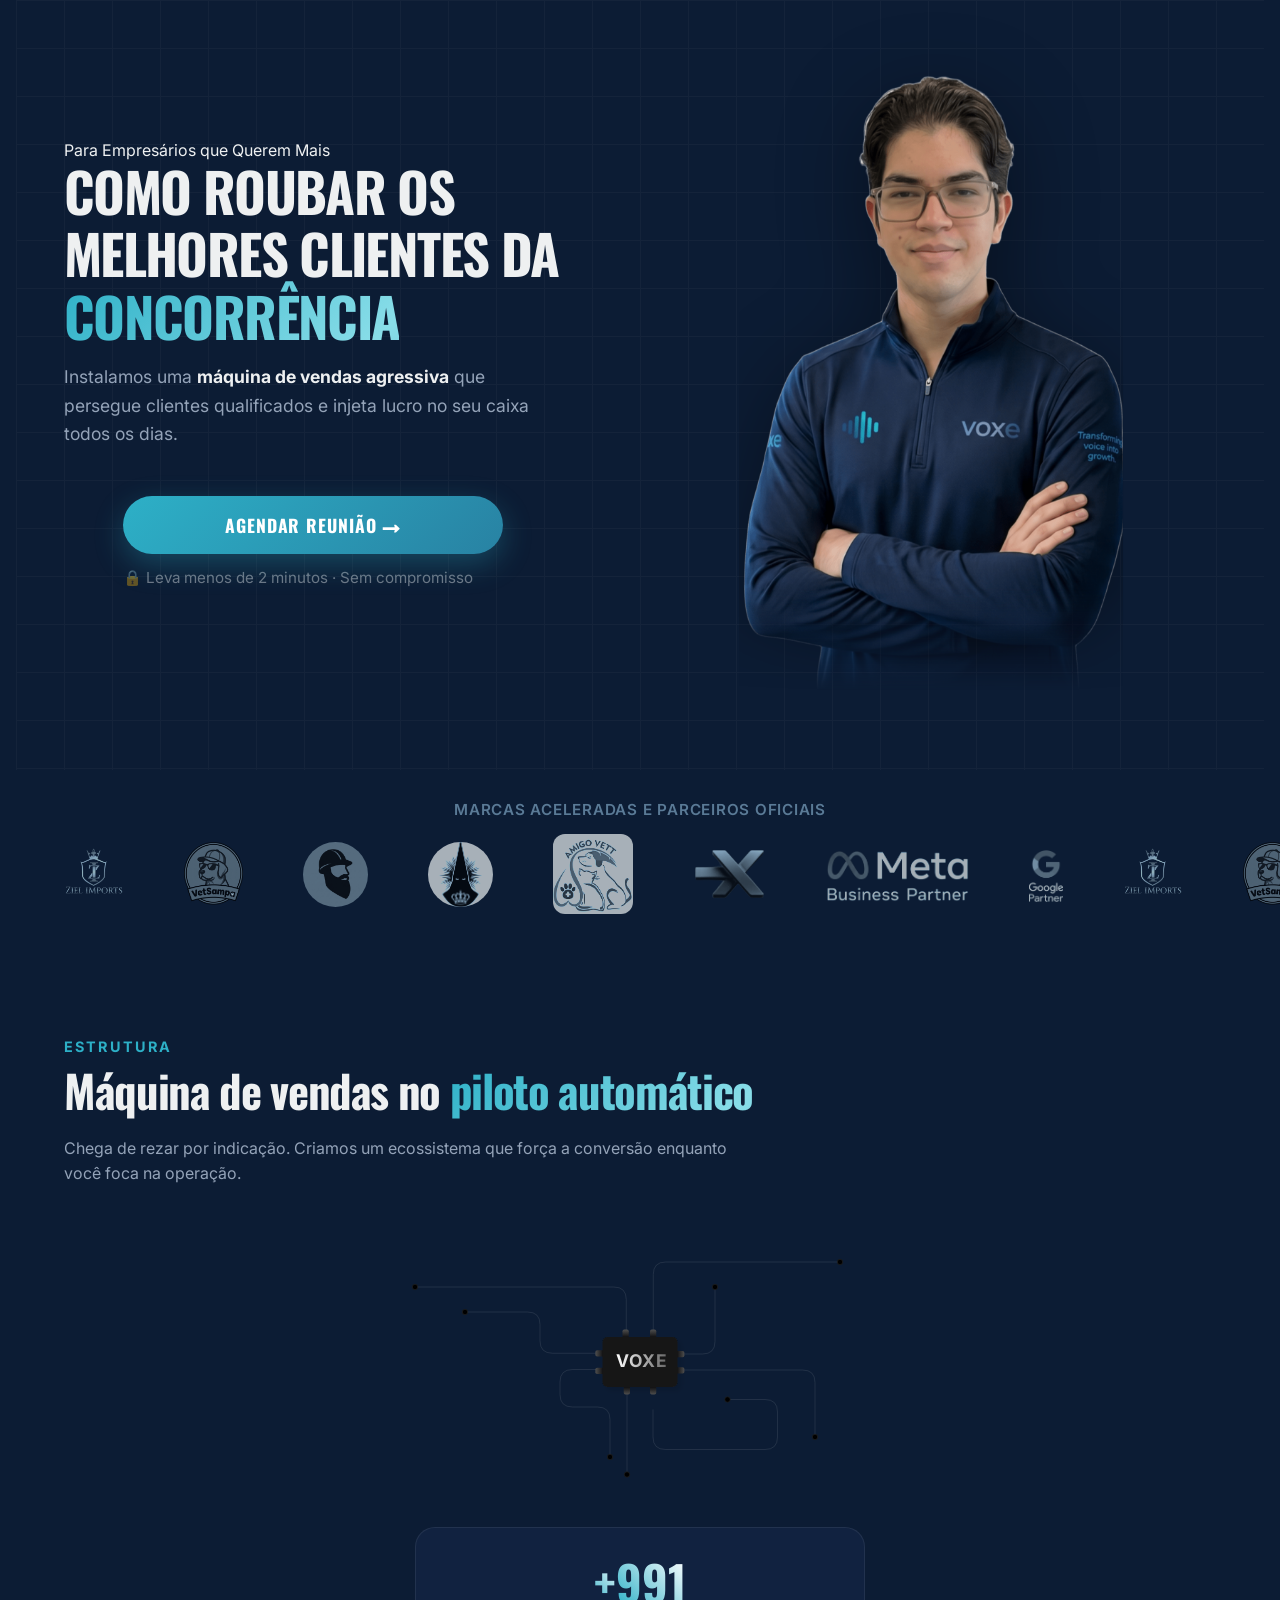
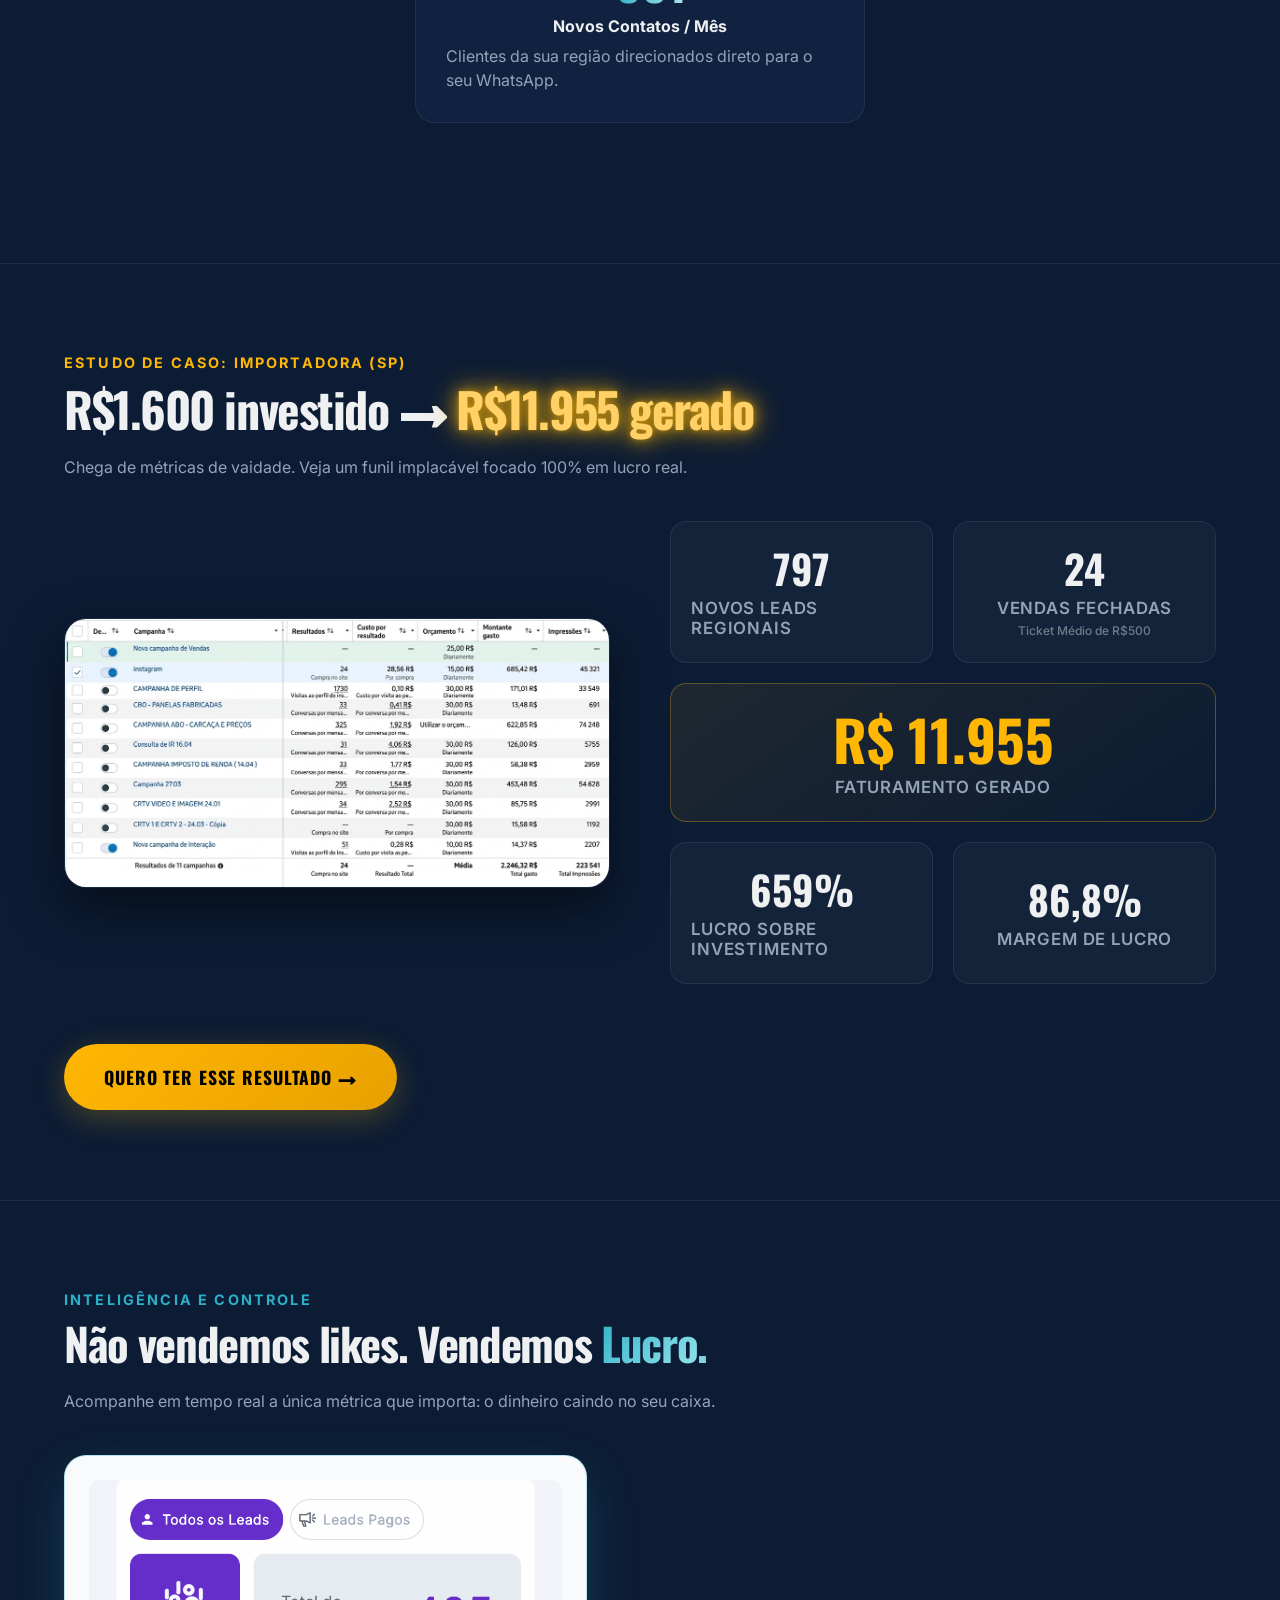
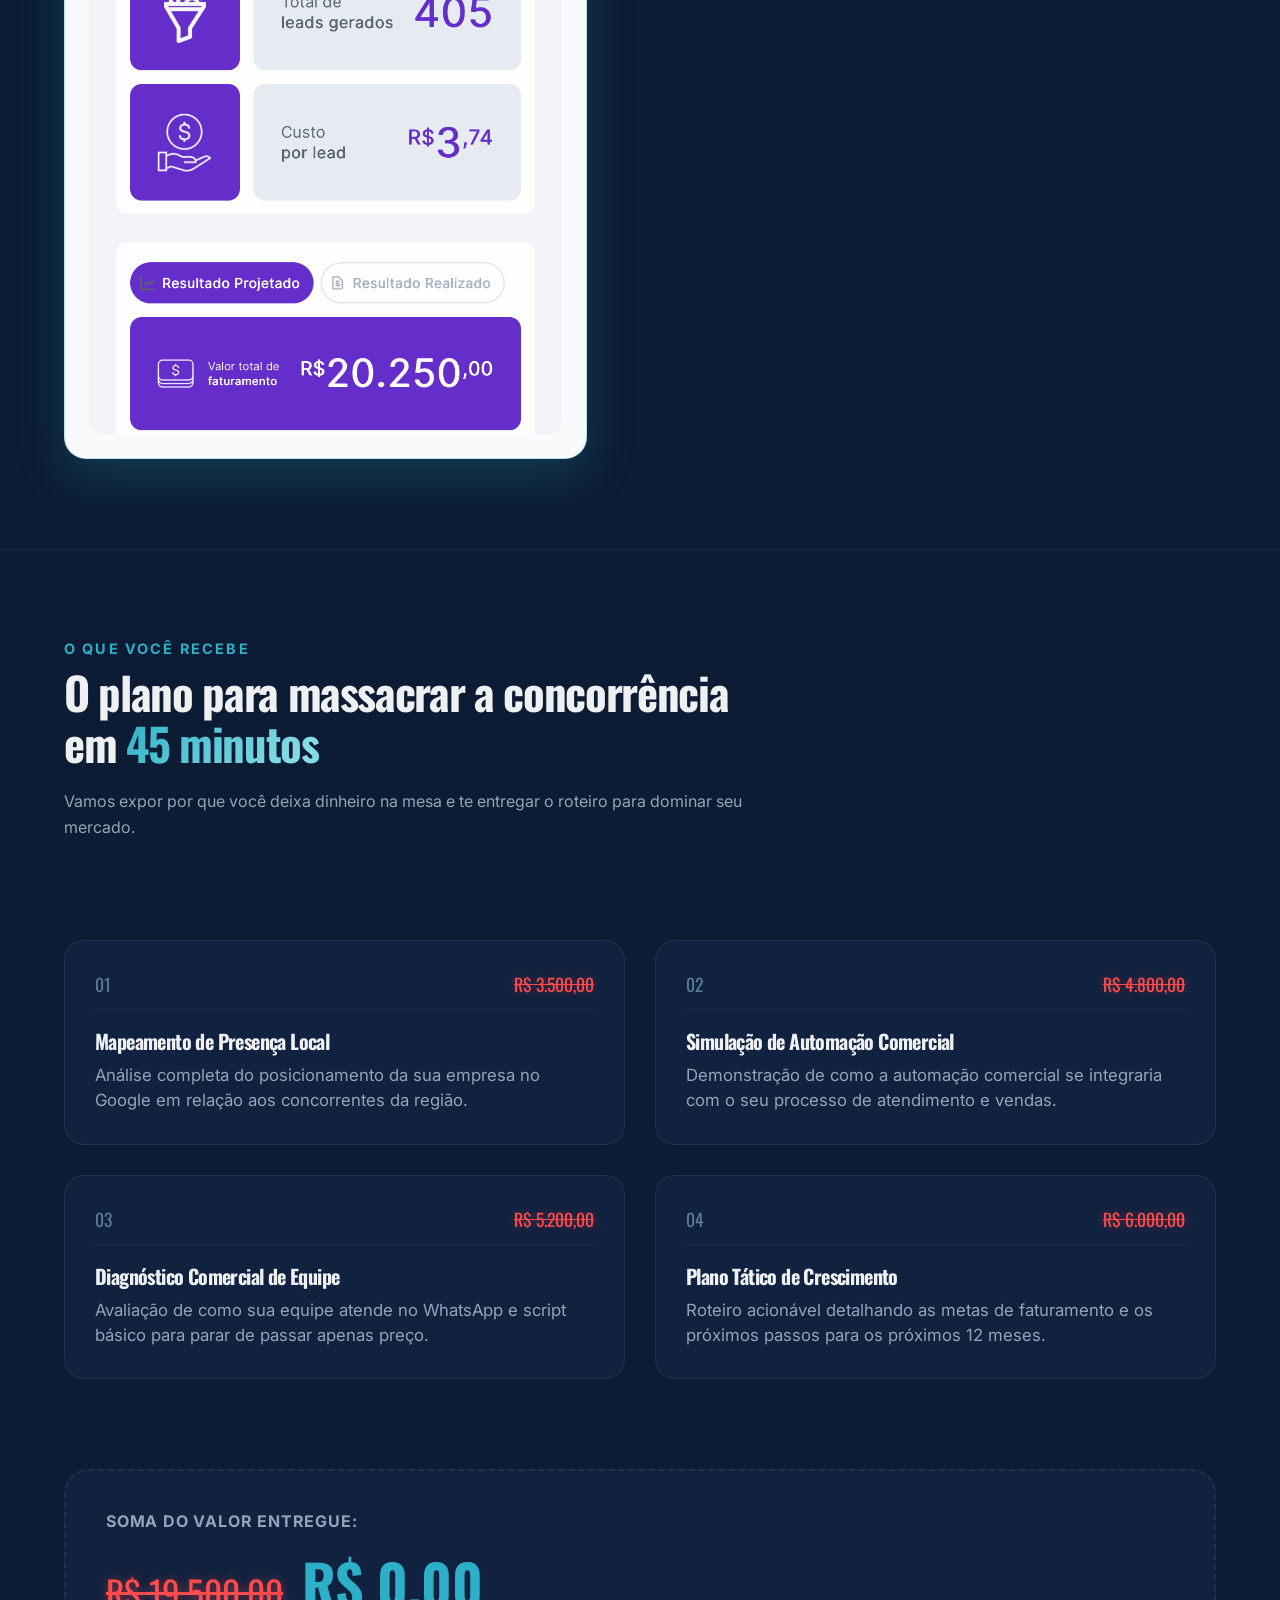
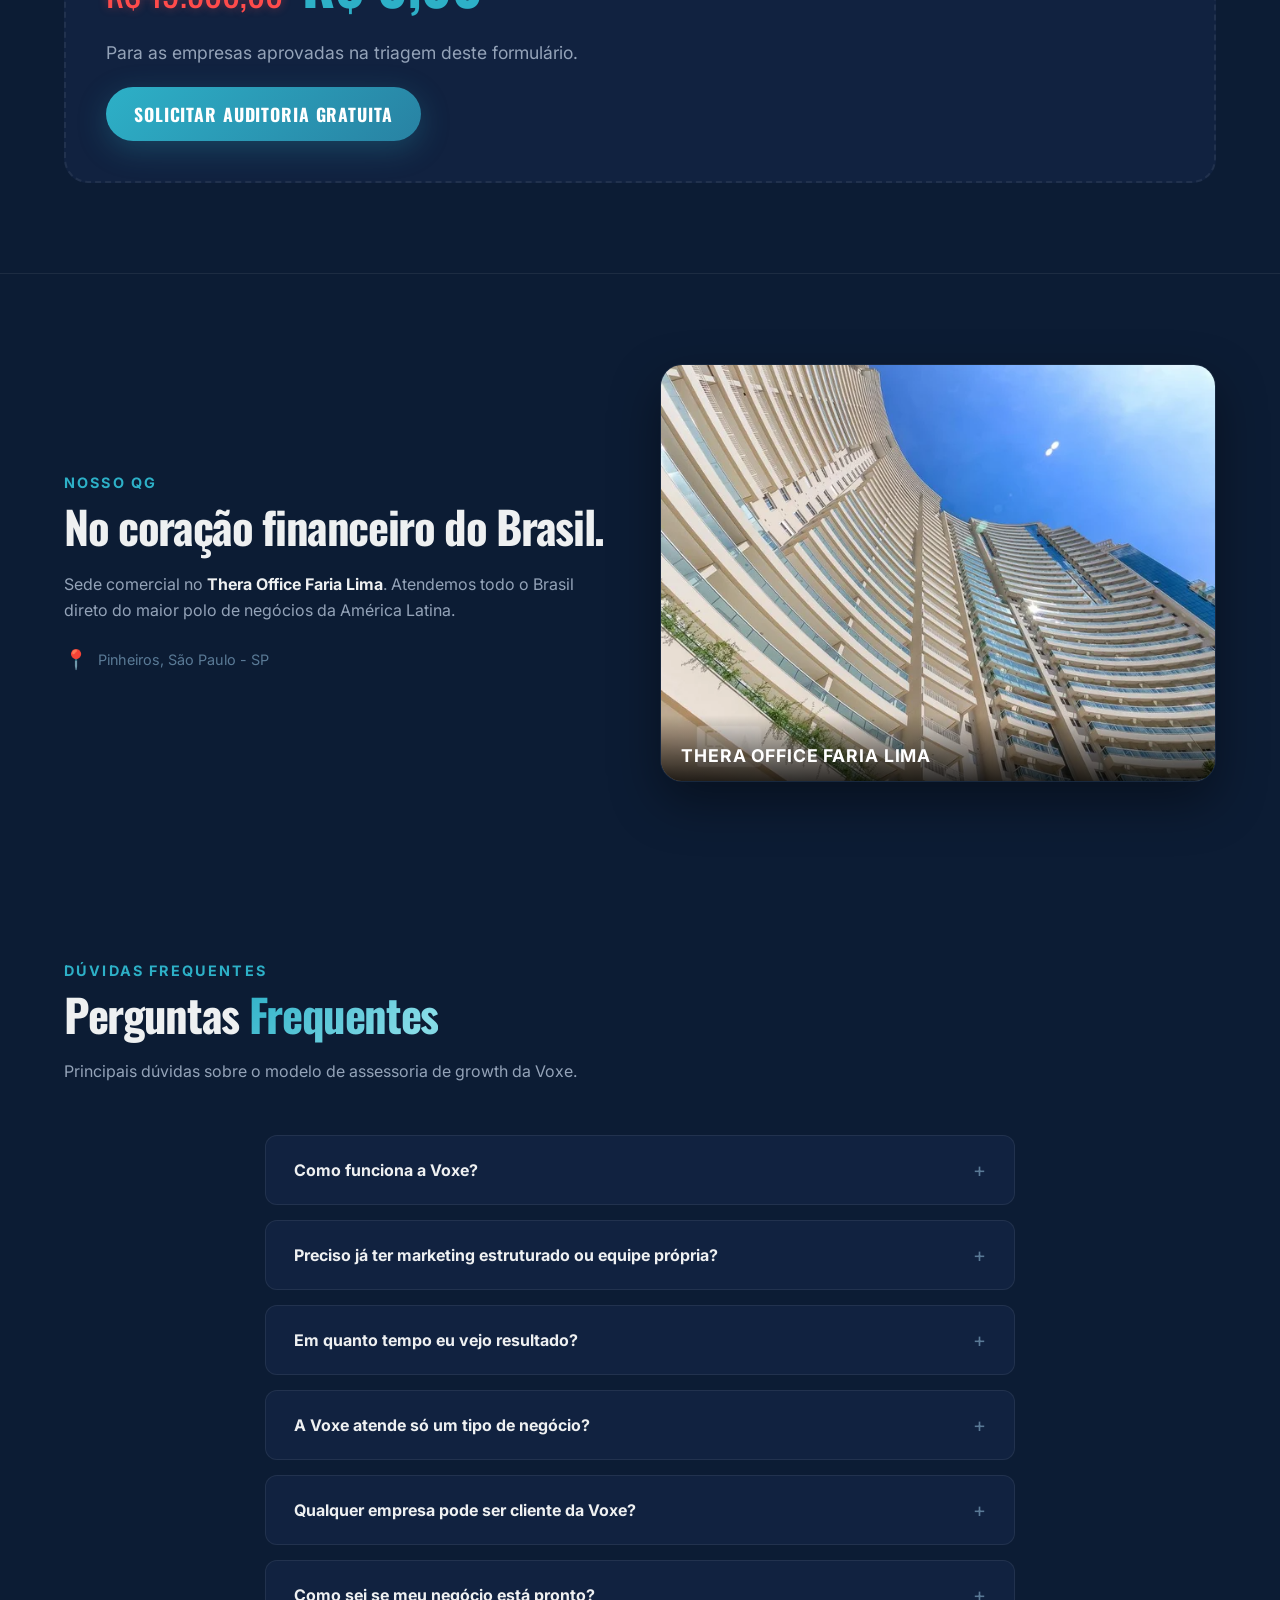
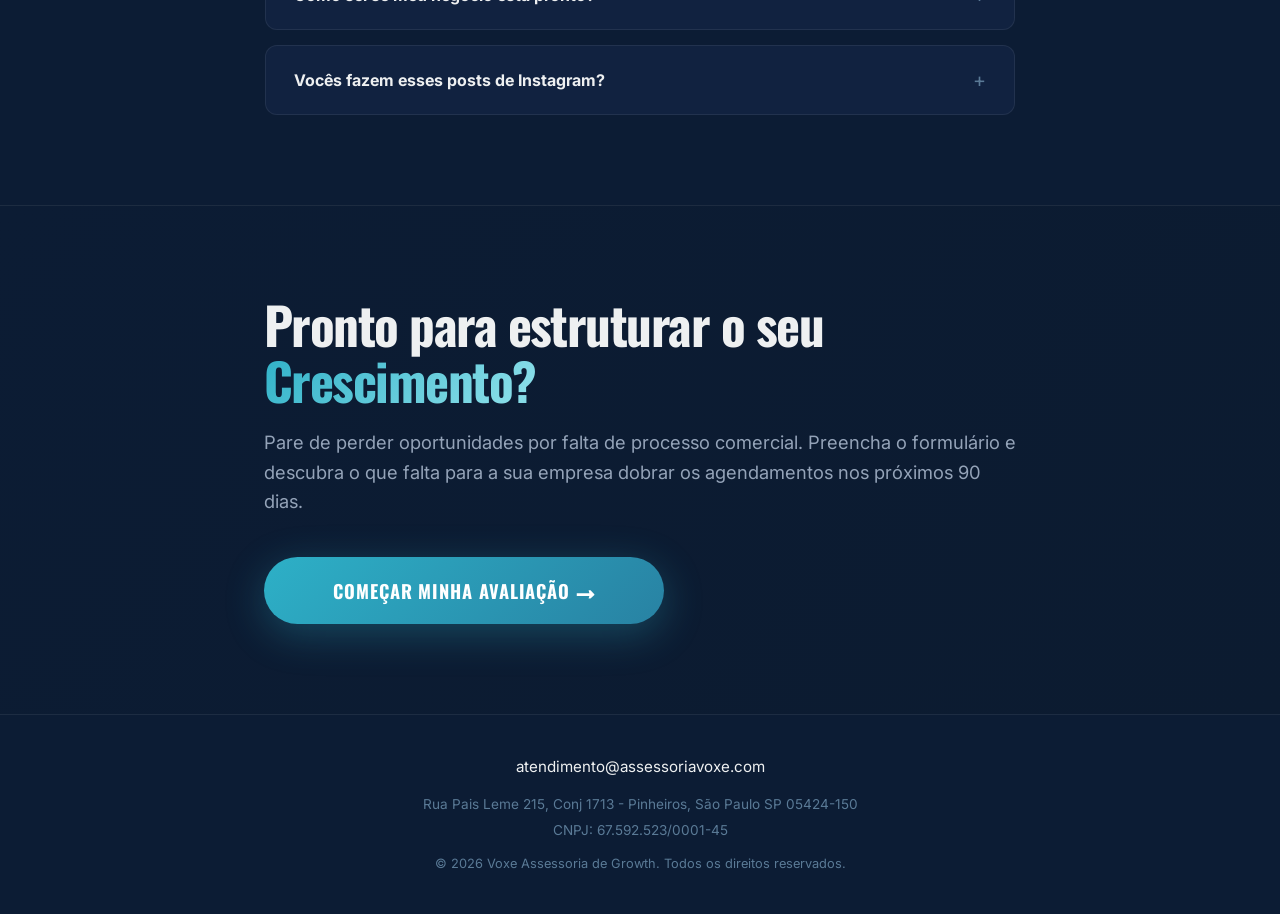
<file: index.html>
<!DOCTYPE html>
<html lang="pt-BR">
<head>
    <meta charset="UTF-8">
    <meta name="viewport" content="width=device-width, initial-scale=1.0">
    <title>Voxe — Assessoria de Growth para Empresas de Serviços</title>
    <meta name="description" content="Assessoria de crescimento integrada para empresas de serviços: posicionamento local, automação comercial e inteligência de lucros.">
    
    <!-- Open Graph SEO -->
    <meta property="og:title" content="Voxe — Assessoria de Growth Empresarial">
    <meta property="og:description" content="Posicionamento local, atendimento inteligente no WhatsApp e estrutura comercial de alto fechamento para sua empresa.">
    <meta property="og:image" content="logo-transparent.png">
    <meta property="og:type" content="website">

    <!-- Fonts: Archivo & Archivo Black -->
    <link rel="preconnect" href="https://fonts.googleapis.com">
    <link rel="preconnect" href="https://fonts.gstatic.com" crossorigin>
    <link href="https://fonts.googleapis.com/css2?family=Inter:wght@300;400;500;600;700;800&family=Oswald:wght@400;500;600;700&family=Archivo:wght@300;400;500;600;700;800;900&family=Archivo+Black&display=swap" rel="stylesheet">
    
    <!-- Custom CSS -->
    <link rel="stylesheet" href="style.css?v=63">
    
    <!-- Favicon -->
    <link rel="icon" type="image/svg+xml" href="data:image/svg+xml,<svg xmlns=%22http://www.w3.org/2000/svg%22 viewBox=%220 0 100 100%22><circle cx=%2250%22 cy=%2250%22 r=%2235%22 fill=%22%23008AA3%22/></svg>">
</head>
<body>

    <main>
        <!-- Hero Section -->
        <section class="hero-section">
            <div id="tiles-container" class="tiles-container"></div>
            <!-- Mobile: Fullscreen person background (like Performar) -->
            <div class="hero-mobile-bg" aria-hidden="true">
                <img src="Ryan branco (1).png" alt="" loading="eager">
                <div class="hero-mobile-scrim"></div>
            </div>

            <div class="container">
                <div class="hero-grid">
                    <!-- Coluna Esquerda: Copy + CTA -->
                    <div class="hero-content">
                        <span class="tag-badge">Para Empresários que Querem Mais</span>
                        <h1 class="hero-title">COMO ROUBAR OS MELHORES CLIENTES DA <span class="texto-degrade-voxe">CONCORRÊNCIA</span></h1>
                        
                        <p class="hero-subtitle">Instalamos uma <strong>máquina de vendas agressiva</strong> que persegue clientes qualificados e injeta lucro no seu caixa todos os dias.</p>

                        <div class="hero-cta-group">
                            <button class="btn btn-primary btn-lg open-diagnostico-btn">
                                Agendar Reunião &rarr;
                            </button>
                            <p class="hero-hint">
                                🔒 Leva menos de 2 minutos &middot; Sem compromisso
                            </p>
                        </div>
                    </div>

                    <!-- Coluna Direita: Banner (Desktop only) -->
                    <div class="hero-visual">
                        <img
                            src="Ryan branco (1).png"
                            alt="Voxe — Assessoria de Growth Empresarial"
                            class="hero-banner-img"
                            fetchpriority="high"
                        >
                    </div>
                </div>
            </div>
        </section>




        <!-- Ticker Logos -->
        <section class="seals-section">
            <div class="container seals-container">
                <span class="seals-label">Marcas aceleradas e parceiros oficiais</span>
                <div class="seals-slider-wrapper">
                    <div class="seals-track">
                        <div class="seal-slide"><a href="https://zielimports.com.br/" target="_blank"><img src="Remova_as_informações_de_instagram_202606252339-Photoroom.png" alt="Ziel Imports Logo" class="seal-img" style="height: 80px; object-fit: contain;"></a></div>
                        <div class="seal-slide"><a href="https://vetsampa.com/" target="_blank"><img src="4k logo-Photoroom.png" alt="4K Logo" class="seal-img" style="height: 80px; object-fit: contain;"></a></div>
                        <div class="seal-slide"><a href="https://www.wilengenheiro.com.br" target="_blank"><img src="Upscale_client_logo_image_2K_202608161455.jpeg" alt="Client Logo" class="seal-img" style="height: 65px; width: 65px; object-fit: cover; border-radius: 50%;"></a></div>
                        <div class="seal-slide"><a href="https://johnstellor.com" target="_blank"><img src="logo%20john.png" alt="John Stellor Logo" class="seal-img" style="height: 65px; width: 65px; object-fit: cover; border-radius: 50%;"></a></div>
                        <div class="seal-slide"><a href="https://amigovett.com.br/" target="_blank"><img src="logo-amigovett.png" alt="Amigo Vett Logo" class="seal-img" style="height: 80px; object-fit: contain; border-radius: 12px;"></a></div>
                        <div class="seal-slide"><a href="https://expad.com.br/" target="_blank"><img src="partner-expad.png" alt="Expad Logo" class="seal-img"></a></div>
                        <div class="seal-slide"><img src="partner-meta.png" alt="Meta Partner" class="seal-img"></div>
                        <div class="seal-slide"><img src="partner-google.png" alt="Google Partner" class="seal-img"></div>
                        <!-- Duplicated for Loop -->
                        <div class="seal-slide"><a href="https://zielimports.com.br/" target="_blank"><img src="Remova_as_informações_de_instagram_202606252339-Photoroom.png" alt="Ziel Imports Logo" class="seal-img" style="height: 80px; object-fit: contain;"></a></div>
                        <div class="seal-slide"><a href="https://vetsampa.com/" target="_blank"><img src="4k logo-Photoroom.png" alt="4K Logo" class="seal-img" style="height: 80px; object-fit: contain;"></a></div>
                        <div class="seal-slide"><a href="https://www.wilengenheiro.com.br" target="_blank"><img src="Upscale_client_logo_image_2K_202608161455.jpeg" alt="Client Logo" class="seal-img" style="height: 65px; width: 65px; object-fit: cover; border-radius: 50%;"></a></div>
                        <div class="seal-slide"><a href="https://johnstellor.com" target="_blank"><img src="logo%20john.png" alt="John Stellor Logo" class="seal-img" style="height: 65px; width: 65px; object-fit: cover; border-radius: 50%;"></a></div>
                        <div class="seal-slide"><a href="https://amigovett.com.br/" target="_blank"><img src="logo-amigovett.png" alt="Amigo Vett Logo" class="seal-img" style="height: 80px; object-fit: contain; border-radius: 12px;"></a></div>
                        <div class="seal-slide"><a href="https://expad.com.br/" target="_blank"><img src="partner-expad.png" alt="Expad Logo" class="seal-img"></a></div>
                        <div class="seal-slide"><img src="partner-meta.png" alt="Meta Partner" class="seal-img"></div>
                        <div class="seal-slide"><img src="partner-google.png" alt="Google Partner" class="seal-img"></div>
                    </div>
                </div>
            </div>
        </section>


        <!-- Seção Propositiva de Estrutura e Resultados (Gargalos) -->
        <section id="gargalos" class="py-large">
            <div class="container">
                <div class="section-header text-left ">
                    <span class="section-subtitle">Estrutura</span>
                    <h2 class="section-title">Máquina de vendas no <span class="texto-degrade-voxe">piloto automático</span></h2>
                    <p class="section-description ">Chega de rezar por indicação. Criamos um ecossistema que força a conversão enquanto você foca na operação.</p>
                </div>

                <!-- CPU SVG Animation Container -->
                <div class="cpu-animation-container">
                    <svg
                      class="cpu-svg"
                      width="100%"
                      height="100%"
                      viewBox="0 0 200 100"
                    >
                      <!-- Paths -->
                      <g
                        stroke="rgba(255, 255, 255, 0.12)"
                        fill="none"
                        stroke-width="0.3"
                        stroke-dasharray="100 100"
                        path-length="100"
                        marker-start="url(#cpu-circle-marker)"
                      >
                        <!-- 1st -->
                        <path
                          stroke-dasharray="100 100"
                          path-length="100"
                          d="M 10 20 h 79.5 q 5 0 5 5 v 30"
                        />
                        <!-- 2nd -->
                        <path
                          stroke-dasharray="100 100"
                          path-length="100"
                          d="M 180 10 h -69.7 q -5 0 -5 5 v 30"
                        />
                        <!-- 3rd -->
                        <path d="M 130 20 v 21.8 q 0 5 -5 5 h -10" />
                        <!-- 4th -->
                        <path d="M 170 80 v -21.8 q 0 -5 -5 -5 h -50" />
                        <!-- 5th -->
                        <path
                          stroke-dasharray="100 100"
                          path-length="100"
                          d="M 135 65 h 15 q 5 0 5 5 v 10 q 0 5 -5 5 h -39.8 q -5 0 -5 -5 v -20"
                        />
                        <!-- 6th -->
                        <path d="M 94.8 95 v -36" />
                        <!-- 7th -->
                        <path d="M 88 88 v -15 q 0 -5 -5 -5 h -10 q -5 0 -5 -5 v -5 q 0 -5 5 -5 h 14" />
                        <!-- 8th -->
                        <path d="M 30 30 h 25 q 5 0 5 5 v 6.5 q 0 5 5 5 h 20" />
                        
                        <animate
                          attributeName="stroke-dashoffset"
                          from="100"
                          to="0"
                          dur="1s"
                          fill="freeze"
                          calcMode="spline"
                          keySplines="0.25,0.1,0.5,1"
                          keyTimes="0; 1"
                        />
                      </g>

                      <!-- 1. Blue Light -->
                      <g mask="url(#cpu-mask-1)">
                        <circle
                          class="cpu-architecture cpu-line-1"
                          cx="0"
                          cy="0"
                          r="8"
                          fill="url(#cpu-blue-grad)"
                        />
                      </g>
                      <!-- 2. Yellow Light -->
                      <g mask="url(#cpu-mask-2)">
                        <circle
                          class="cpu-architecture cpu-line-2"
                          cx="0"
                          cy="0"
                          r="8"
                          fill="url(#cpu-yellow-grad)"
                        />
                      </g>
                      <!-- 3. Pinkish Light -->
                      <g mask="url(#cpu-mask-3)">
                        <circle
                          class="cpu-architecture cpu-line-3"
                          cx="0"
                          cy="0"
                          r="8"
                          fill="url(#cpu-pinkish-grad)"
                        />
                      </g>
                      <!-- 4. White Light -->
                      <g mask="url(#cpu-mask-4)">
                        <circle
                          class="cpu-architecture cpu-line-4"
                          cx="0"
                          cy="0"
                          r="8"
                          fill="url(#cpu-white-grad)"
                        />
                      </g>
                      <!-- 5. Green Light -->
                      <g mask="url(#cpu-mask-5)">
                        <circle
                          class="cpu-architecture cpu-line-5"
                          cx="0"
                          cy="0"
                          r="8"
                          fill="url(#cpu-green-grad)"
                        />
                      </g>
                      <!-- 6. Orange Light -->
                      <g mask="url(#cpu-mask-6)">
                        <circle
                          class="cpu-architecture cpu-line-6"
                          cx="0"
                          cy="0"
                          r="8"
                          fill="url(#cpu-orange-grad)"
                        />
                      </g>
                      <!-- 7. Cyan Light -->
                      <g mask="url(#cpu-mask-7)">
                        <circle
                          class="cpu-architecture cpu-line-7"
                          cx="0"
                          cy="0"
                          r="8"
                          fill="url(#cpu-cyan-grad)"
                        />
                      </g>
                      <!-- 8. Rose Light -->
                      <g mask="url(#cpu-mask-8)">
                        <circle
                          class="cpu-architecture cpu-line-8"
                          cx="0"
                          cy="0"
                          r="8"
                          fill="url(#cpu-rose-grad)"
                        />
                      </g>

                      <!-- CPU Box -->
                      <g>
                        <!-- Cpu connections -->
                        <g fill="url(#cpu-connection-gradient)">
                          <rect x="93" y="37" width="2.5" height="5" rx="0.7" />
                          <rect x="104" y="37" width="2.5" height="5" rx="0.7" />
                          <rect
                            x="116.3"
                            y="44"
                            width="2.5"
                            height="5"
                            rx="0.7"
                            transform="rotate(90 116.25 45.5)"
                          />
                          <rect
                            x="122.8"
                            y="44"
                            width="2.5"
                            height="5"
                            rx="0.7"
                            transform="rotate(90 116.25 45.5)"
                          />
                          <rect
                            x="104"
                            y="16"
                            width="2.5"
                            height="5"
                            rx="0.7"
                            transform="rotate(180 105.25 39.5)"
                          />
                          <rect
                            x="114.5"
                            y="16"
                            width="2.5"
                            height="5"
                            rx="0.7"
                            transform="rotate(180 105.25 39.5)"
                          />
                          <rect
                            x="80"
                            y="-13.6"
                            width="2.5"
                            height="5"
                            rx="0.7"
                            transform="rotate(270 115.25 19.5)"
                          />
                          <rect
                            x="87"
                            y="-13.6"
                            width="2.5"
                            height="5"
                            rx="0.7"
                            transform="rotate(270 115.25 19.5)"
                          />
                        </g>
                        <!-- Main CPU Rectangle -->
                        <rect
                          x="85"
                          y="40"
                          width="30"
                          height="20"
                          rx="2"
                          fill="#181818"
                          filter="url(#cpu-light-shadow)"
                        />
                        <!-- CPU Text -->
                        <text
                          x="90.5"
                          y="52"
                          font-size="7"
                          fill="url(#cpu-text-gradient)"
                          font-weight="700"
                          letter-spacing="0.05em"
                        >
                          VOXE
                        </text>
                      </g>

                      <!-- Masks and gradients -->
                      <defs>
                        <mask id="cpu-mask-1">
                          <path
                            d="M 10 20 h 79.5 q 5 0 5 5 v 24"
                            stroke-width="0.5"
                            stroke="white"
                          />
                        </mask>
                        <mask id="cpu-mask-2">
                          <path
                            d="M 180 10 h -69.7 q -5 0 -5 5 v 24"
                            stroke-width="0.5"
                            stroke="white"
                          />
                        </mask>
                        <mask id="cpu-mask-3">
                          <path
                            d="M 130 20 v 21.8 q 0 5 -5 5 h -10"
                            stroke-width="0.5"
                            stroke="white"
                          />
                        </mask>
                        <mask id="cpu-mask-4">
                          <path
                            d="M 170 80 v -21.8 q 0 -5 -5 -5 h -50"
                            stroke-width="0.5"
                            stroke="white"
                          />
                        </mask>
                        <mask id="cpu-mask-5">
                          <path
                            d="M 135 65 h 15 q 5 0 5 5 v 10 q 0 5 -5 5 h -39.8 q -5 0 -5 -5 v -20"
                            stroke-width="0.5"
                            stroke="white"
                          />
                        </mask>
                        <mask id="cpu-mask-6">
                          <path d="M 94.8 95 v -36" stroke-width="0.5" stroke="white" />
                        </mask>
                        <mask id="cpu-mask-7">
                          <path
                            d="M 88 88 v -15 q 0 -5 -5 -5 h -10 q -5 0 -5 -5 v -5 q 0 -5 5 -5 h 14"
                            stroke-width="0.5"
                            stroke="white"
                          />
                        </mask>
                        <mask id="cpu-mask-8">
                          <path
                            d="M 30 30 h 25 q 5 0 5 5 v 6.5 q 0 5 5 5 h 20"
                            stroke-width="0.5"
                            stroke="white"
                          />
                        </mask>
                        <!-- Gradients -->
                        <radialGradient id="cpu-blue-grad" fx="1">
                          <stop offset="0%" stop-color="#00E8ED" />
                          <stop offset="50%" stop-color="#08F" />
                          <stop offset="100%" stop-color="transparent" />
                        </radialGradient>
                        <radialGradient id="cpu-yellow-grad" fx="1">
                          <stop offset="0%" stop-color="#FFD800" />
                          <stop offset="50%" stop-color="#FFD800" />
                          <stop offset="100%" stop-color="transparent" />
                        </radialGradient>
                        <radialGradient id="cpu-pinkish-grad" fx="1">
                          <stop offset="0%" stop-color="#830CD1" />
                          <stop offset="50%" stop-color="#FF008B" />
                          <stop offset="100%" stop-color="transparent" />
                        </radialGradient>
                        <radialGradient id="cpu-white-grad" fx="1">
                          <stop offset="0%" stop-color="white" />
                          <stop offset="100%" stop-color="transparent" />
                        </radialGradient>
                        <radialGradient id="cpu-green-grad" fx="1">
                          <stop offset="0%" stop-color="#22c55e" />
                          <stop offset="100%" stop-color="transparent" />
                        </radialGradient>
                        <radialGradient id="cpu-orange-grad" fx="1">
                          <stop offset="0%" stop-color="#f97316" />
                          <stop offset="100%" stop-color="transparent" />
                        </radialGradient>
                        <radialGradient id="cpu-cyan-grad" fx="1">
                          <stop offset="0%" stop-color="#06b6d4" />
                          <stop offset="100%" stop-color="transparent" />
                        </radialGradient>
                        <radialGradient id="cpu-rose-grad" fx="1">
                          <stop offset="0%" stop-color="#f43f5e" />
                          <stop offset="100%" stop-color="transparent" />
                        </radialGradient>
                        <filter
                          id="cpu-light-shadow"
                          x="-50%"
                          y="-50%"
                          width="200%"
                          height="200%"
                        >
                          <feDropShadow
                            dx="1.5"
                            dy="1.5"
                            stdDeviation="1"
                            flood-color="black"
                            flood-opacity="0.1"
                          />
                        </filter>
                        <marker
                          id="cpu-circle-marker"
                          viewBox="0 0 10 10"
                          refX="5"
                          refY="5"
                          markerWidth="18"
                          markerHeight="18"
                        >
                          <circle
                            id="innerMarkerCircle"
                            cx="5"
                            cy="5"
                            r="2"
                            fill="black"
                            stroke="#232323"
                            stroke-width="0.5"
                          >
                            <animate attributeName="r" values="0; 3; 2" dur="0.5s" />
                          </circle>
                        </marker>
                        <!-- Cpu connection gradient -->
                        <linearGradient
                          id="cpu-connection-gradient"
                          x1="0"
                          y1="0"
                          x2="0"
                          y2="1"
                        >
                          <stop offset="0%" stop-color="#4F4F4F" />
                          <stop offset="60%" stop-color="#121214" />
                        </linearGradient>
                        <!-- Add CPU Text Gradient -->
                        <linearGradient id="cpu-text-gradient" x1="0" y1="0" x2="1" y2="0">
                          <stop offset="0%" stop-color="#666666">
                            <animate
                              attributeName="offset"
                              values="-2; -1; 0"
                              dur="5s"
                              repeatCount="indefinite"
                              calcMode="spline"
                              keyTimes="0; 0.5; 1"
                              keySplines="0.4 0 0.2 1; 0.4 0 0.2 1"
                            />
                          </stop>
                          <stop offset="25%" stop-color="white">
                            <animate
                              attributeName="offset"
                              values="-1; 0; 1"
                              dur="5s"
                              repeatCount="indefinite"
                              calcMode="spline"
                              keyTimes="0; 0.5; 1"
                              keySplines="0.4 0 0.2 1; 0.4 0 0.2 1"
                            />
                          </stop>
                          <stop offset="50%" stop-color="#666666">
                            <animate
                              attributeName="offset"
                              values="0; 1; 2;"
                              dur="5s"
                              repeatCount="indefinite"
                              calcMode="spline"
                              keyTimes="0; 0.5; 1"
                              keySplines="0.4 0 0.2 1; 0.4 0 0.2 1"
                            />
                          </stop>
                        </linearGradient>
                      </defs>
                    </svg>
                </div>


                <!-- CPU Stats Results Bar -->
                <div class="cpu-results-bar" style="display: flex; justify-content: flex-start; flex-wrap: wrap; width: 100%;">
                    <div class="cpu-result-item" style="margin: 0; max-width: 450px; width: 100%;">
                        <div class="cpu-result-number-row">
                            <span class="cpu-result-prefix">+</span>
                            <span class="cpu-result-number" data-target="999">0</span>
                        </div>
                        <span class="cpu-result-label">Novos Contatos / Mês</span>
                        <p class="cpu-result-subtext">Clientes da sua região direcionados direto para o seu WhatsApp.</p>
                    </div>

                </div>

            </div>
        </section>

        <!-- Case Study Section - Ziel Imports -->
        <section class="case-study-section py-large bg-secondary" style="border-top: 1px solid var(--border-color); border-bottom: 1px solid var(--border-color);">
            <div class="container">
                <div class="section-header text-left " style="margin-bottom: 40px;">
                    <span class="section-subtitle" style="color: #FFB703;">Estudo de Caso: Importadora (SP)</span>
                    <h2 class="section-title" style="font-size: 3rem;">R$1.600 investido &rarr; <span class="neon-text-gold">R$11.955 gerado</span></h2>
                    <p class="section-description ">Chega de métricas de vaidade. Veja um funil implacável focado 100% em lucro real.</p>
                </div>
                
                <div class="case-study-grid">
                    <div class="case-study-visual">
                        <img src="Resultados - Copia1.png" alt="Resultados Ziel Imports Dashboard" class="case-study-img" loading="lazy">
                    </div>
                    
                    <div class="case-study-metrics">
                        <div class="metric-card">
                            <span class="metric-value">797</span>
                            <span class="metric-label">Novos Leads Regionais</span>
                        </div>
                        <div class="metric-card">
                            <span class="metric-value">24</span>
                            <span class="metric-label">Vendas Fechadas</span>
                            <span class="metric-subtext" style="font-size: 0.75rem; color: rgba(255,255,255,0.4); margin-top: 5px; font-weight: 500;">Ticket Médio de R$500</span>
                        </div>
                        <div class="metric-card highlight-metric">
                            <span class="metric-value" style="color: #FFB703;">R$ 11.955</span>
                            <span class="metric-label">Faturamento Gerado</span>
                        </div>
                        <div class="metric-card">
                            <span class="metric-value">659%</span>
                            <span class="metric-label">Lucro sobre Investimento</span>
                        </div>
                        <div class="metric-card">
                            <span class="metric-value">86,8%</span>
                            <span class="metric-label">Margem de Lucro</span>
                        </div>
                    </div>
                </div>

                <div class="text-left" style="margin-top: 60px;">
                    <button class="btn btn-primary btn-lg open-diagnostico-btn" style="background: linear-gradient(135deg, #FFB703, #e8a000); box-shadow: 0 8px 30px rgba(255, 183, 3, 0.25); color: #000; font-weight: 900; font-size: 1.1rem; padding: 20px 40px;">
                        Quero Ter Esse Resultado &rarr;
                    </button>
                </div>
            </div>
        </section>

        <!-- Tracking System Section -->
        <section class="tracking-system-section py-large" style="background-color: var(--bg-primary);">
            <div class="container text-left ">
                <div class="section-header" style="margin-bottom: 40px;">
                    <span class="section-subtitle" style="color: var(--accent-cyan);">Inteligência e Controle</span>
                    <h2 class="section-title">Não vendemos likes. Vendemos <span class="texto-degrade-voxe">Lucro.</span></h2>
                    <p class="section-description ">Acompanhe em tempo real a única métrica que importa: o dinheiro caindo no seu caixa.</p>
                </div>
                
                <div class="tracking-visual" style="width: fit-content; border-radius: var(--radius-lg); overflow: hidden; box-shadow: 0 20px 50px rgba(45, 176, 199, 0.2); border: 1px solid rgba(45, 176, 199, 0.3); max-width: 100%; margin: 0; display: block; background-color: #f8fafc; padding: 24px; box-sizing: border-box;">
                    <img src="Expadcopia1.png" alt="Painel de Faturamento Voxe" style="max-width: 100%; height: auto; display: block; border-radius: 12px;" loading="lazy">
                </div>
            </div>
        </section>



        <!-- Value Stack Section (Auditoria de Faturamento) -->
        <section id="valor-entregue" class="py-large" style="border-top: 1px solid var(--border-color);">
            <div class="container">
                <div class="section-header text-left ">
                    <span class="section-subtitle">O que você recebe</span>
                    <h2 class="section-title">O plano para massacrar a concorrência em <span class="texto-degrade-voxe">45 minutos</span></h2>
                    <p class="section-description ">Vamos expor por que você deixa dinheiro na mesa e te entregar o roteiro para dominar seu mercado.</p>
                </div>
                
                <div class="value-stack-grid py-medium">
                    <!-- Item 1 -->
                    <div class="value-stack-item">
                        <div class="value-item-header">
                            <span class="value-item-num">01</span>
                            <span class="value-item-price">R$ 3.500,00</span>
                        </div>
                        <h4 class="value-item-title">Mapeamento de Presença Local</h4>
                        <p class="value-item-text">Análise completa do posicionamento da sua empresa no Google em relação aos concorrentes da região.</p>
                    </div>
                    
                    <!-- Item 2 -->
                    <div class="value-stack-item">
                        <div class="value-item-header">
                            <span class="value-item-num">02</span>
                            <span class="value-item-price">R$ 4.800,00</span>
                        </div>
                        <h4 class="value-item-title">Simulação de Automação Comercial</h4>
                        <p class="value-item-text">Demonstração de como a automação comercial se integraria com o seu processo de atendimento e vendas.</p>
                    </div>
                    
                    <!-- Item 3 -->
                    <div class="value-stack-item">
                        <div class="value-item-header">
                            <span class="value-item-num">03</span>
                            <span class="value-item-price">R$ 5.200,00</span>
                        </div>
                        <h4 class="value-item-title">Diagnóstico Comercial de Equipe</h4>
                        <p class="value-item-text">Avaliação de como sua equipe atende no WhatsApp e script básico para parar de passar apenas preço.</p>
                    </div>
                    
                    <!-- Item 4 -->
                    <div class="value-stack-item">
                        <div class="value-item-header">
                            <span class="value-item-num">04</span>
                            <span class="value-item-price">R$ 6.000,00</span>
                        </div>
                        <h4 class="value-item-title">Plano Tático de Crescimento</h4>
                        <p class="value-item-text">Roteiro acionável detalhando as metas de faturamento e os próximos passos para os próximos 12 meses.</p>
                    </div>
                </div>

                <div class="value-stack-total-card text-left">
                    <span class="total-label">Soma do valor entregue:</span>
                    <span class="total-price-slashed">R$ 19.500,00</span>
                    <span class="total-price-free">R$ 0,00</span>
                    <p class="total-desc ">Para as empresas aprovadas na triagem deste formulário.</p>
                    <button class="btn btn-primary open-diagnostico-btn" style="margin-top: 20px;">Solicitar Auditoria Gratuita</button>
                </div>
            </div>
        </section>





        <!-- Location Authority Section -->
        <section class="location-section py-large bg-secondary" style="border-top: 1px solid var(--border-color);">
            <div class="container">
                <div class="grid-2" style="align-items: center; gap: 40px;">
                    <div class="location-content">
                        <span class="section-subtitle" style="color: var(--accent-cyan);">Nosso QG</span>
                        <h2 class="section-title">No coração financeiro do Brasil.</h2>
                        <p class="section-description" style="margin-left: 0; margin-bottom: 24px;">
                            Sede comercial no <strong>Thera Office Faria Lima</strong>. Atendemos todo o Brasil direto do maior polo de negócios da América Latina.
                        </p>
                        <div style="display: flex; gap: 10px; align-items: center; color: var(--text-muted); font-size: 0.9rem;">
                            <span style="font-size: 1.2rem;">📍</span>
                            <span>Pinheiros, São Paulo - SP</span>
                        </div>
                    </div>
                    
                    <div class="location-visual" style="border-radius: var(--radius-lg); overflow: hidden; box-shadow: 0 20px 50px rgba(0, 0, 0, 0.4); border: 1px solid rgba(255, 255, 255, 0.05); position: relative;">
                        <img src="Captura de tela 2026-08-09 145352.png" alt="Thera Office Faria Lima - Escritório Voxe" style="width: 100%; height: 100%; object-fit: cover; display: block; aspect-ratio: 4/3;" loading="lazy">
                        <div style="position: absolute; bottom: 0; left: 0; width: 100%; background: linear-gradient(to top, rgba(0,0,0,0.8), transparent); padding: 30px 20px 15px;">
                            <span style="color: white; font-weight: 700; font-size: 1.1rem; letter-spacing: 0.05em;">THERA OFFICE FARIA LIMA</span>
                        </div>
                    </div>
                </div>
            </div>
        </section>

        <!-- FAQ Section -->
        <section id="faq" class="py-large">
            <div class="container">
                <div class="section-header text-left ">
                    <span class="section-subtitle">Dúvidas Frequentes</span>
                    <h2 class="section-title">Perguntas <span class="texto-degrade-voxe">Frequentes</span></h2>
                    <p class="section-description ">Principais dúvidas sobre o modelo de assessoria de growth da Voxe.</p>
                </div>

                <div class="faq-container">
                    <div class="faq-item">
                        <button class="faq-trigger">
                            <span>Como funciona a Voxe?</span>
                            <span class="faq-icon-plus">+</span>
                        </button>
                        <div class="faq-content">
                            <p>Fazemos um diagnóstico do seu negócio pra entender onde estão os gargalos de captação de clientes. A partir disso, montamos um plano de ação sob medida — tráfego, funil digital, CRM e estruturação comercial — focado em um resultado específico dentro de um prazo definido.</p>
                        </div>
                    </div>

                    <div class="faq-item">
                        <button class="faq-trigger">
                            <span>Preciso já ter marketing estruturado ou equipe própria?</span>
                            <span class="faq-icon-plus">+</span>
                        </button>
                        <div class="faq-content">
                            <p>Não. A Voxe assume o processo de captação de clientes do zero, com metodologia e acompanhamento próprios.</p>
                        </div>
                    </div>

                    <div class="faq-item">
                        <button class="faq-trigger">
                            <span>Em quanto tempo eu vejo resultado?</span>
                            <span class="faq-icon-plus">+</span>
                        </button>
                        <div class="faq-content">
                            <p>Isso varia conforme o diagnóstico do seu negócio — por isso o plano de ação é apresentado com prazo estimado antes de você fechar, sem promessa genérica.</p>
                        </div>
                    </div>

                    <div class="faq-item">
                        <button class="faq-trigger">
                            <span>A Voxe atende só um tipo de negócio?</span>
                            <span class="faq-icon-plus">+</span>
                        </button>
                        <div class="faq-content">
                            <p>Não. Atendemos negócios locais de diferentes segmentos que precisam captar mais clientes de forma consistente. O que definimos juntos na reunião de diagnóstico é a estratégia certa pro seu caso.</p>
                        </div>
                    </div>

                    <div class="faq-item">
                        <button class="faq-trigger">
                            <span>Qualquer empresa pode ser cliente da Voxe?</span>
                            <span class="faq-icon-plus">+</span>
                        </button>
                        <div class="faq-content">
                            <p>Não. Como o trabalho é sob medida, atendemos negócios que já faturam o suficiente pra sustentar o investimento e absorver o crescimento gerado. O primeiro passo é uma conversa de diagnóstico pra ver se faz sentido pros dois lados.</p>
                        </div>
                    </div>

                    <div class="faq-item">
                        <button class="faq-trigger">
                            <span>Como sei se meu negócio está pronto?</span>
                            <span class="faq-icon-plus">+</span>
                        </button>
                        <div class="faq-content">
                            <p>Preencha o formulário abaixo e agende uma conversa de diagnóstico com a gente. Nela avaliamos seu momento atual e se a Voxe é o encaixe certo.</p>
                        </div>
                    </div>

                    <div class="faq-item">
                        <button class="faq-trigger">
                            <span>Vocês fazem esses posts de Instagram?</span>
                            <span class="faq-icon-plus">+</span>
                        </button>
                        <div class="faq-content">
                            <p>Sim, mas vamos ser diretos: só o post bonito não paga boleto. A gestão de redes sociais faz parte da estrutura porque faz diferença — sem ela, a operação fica incompleta e a marca perde consistência. Mas ela é parte do sistema, não o motor principal: o que realmente traz cliente é a combinação com tráfego pago e estruturação comercial.</p>
                        </div>
                    </div>
                </div>
            </div>
        </section>

        <!-- Final CTA Section -->
        <section class="final-cta-section py-large text-left" style="background: linear-gradient(135deg, var(--bg-primary), #0c1b30); border-top: 1px solid var(--border-color);">
            <div class="container" style="max-width: 800px;">
                <h2 class="section-title" style="font-size: 3.2rem; margin-bottom: 20px; line-height: 1.1;">
                    Pronto para estruturar o seu <span class="texto-degrade-voxe">Crescimento?</span>
                </h2>
                <p class="section-description " style="margin-bottom: 40px; font-size: 1.15rem;">
                    Pare de perder oportunidades por falta de processo comercial. Preencha o formulário e descubra o que falta para a sua empresa dobrar os agendamentos nos próximos 90 dias.
                </p>
                <button class="btn btn-primary btn-lg open-diagnostico-btn" style="box-shadow: 0 10px 40px rgba(45, 176, 199, 0.3); padding: 20px 50px; font-size: 1.15rem; width: 100%; max-width: 400px;">
                    Começar Minha Avaliação &rarr;
                </button>
            </div>
        </section>
    </main>

    <!-- Footer Minimalista -->
    <footer style="padding: 40px 0; border-top: 1px solid var(--border-color); text-align: center;">
        <div class="container">
            <p style="font-size: 0.95rem; margin-bottom: 15px;">
                <a href="mailto:atendimento@assessoriavoxe.com" style="color: var(--text-primary); text-decoration: none; transition: color 0.3s;" onmouseover="this.style.color='var(--accent-cyan)'" onmouseout="this.style.color='var(--text-primary)'">atendimento@assessoriavoxe.com</a>
            </p>
            <p style="font-size: 0.85rem; color: var(--text-muted); margin-bottom: 4px;">Rua Pais Leme 215, Conj 1713 - Pinheiros, São Paulo SP 05424-150</p>
            <p style="font-size: 0.85rem; color: var(--text-muted); margin-bottom: 12px;">CNPJ: 67.592.523/0001-45</p>
            <p style="font-size: 0.8rem; color: var(--text-muted);">&copy; 2026 Voxe Assessoria de Growth. Todos os direitos reservados.</p>
        </div>
    </footer>

    <!-- Modal Respondi -->
    <div id="respondiModal" class="modal-overlay" style="padding: 0; align-items: stretch; justify-content: stretch;">
        <button class="modal-close-btn" id="closeModalBtn" style="color: #ffffff; font-size: 3rem; right: 30px; top: 20px; z-index: 2147483647; position: fixed;">&times;</button>
        <div data-respondi-container="" data-respondi-mode="fullscreen" data-respondi-src="https://form.respondi.app/bW3k8eY1" style="width: 100%; height: 100%;"></div>
    </div>
    <script>const bodyScript=document.querySelector('body'),hasScript=document.querySelector('#respondi_src');if(!hasScript){const script=document.createElement('script');script.setAttribute("async", "");document.body.appendChild(script),script.id='respondi_src',script.src='https://embed.respondi.app/embed.js';}</script>

    <!-- JS Logic -->
    <script src="script.js?v=3"></script>
</body>
</html>
</file>
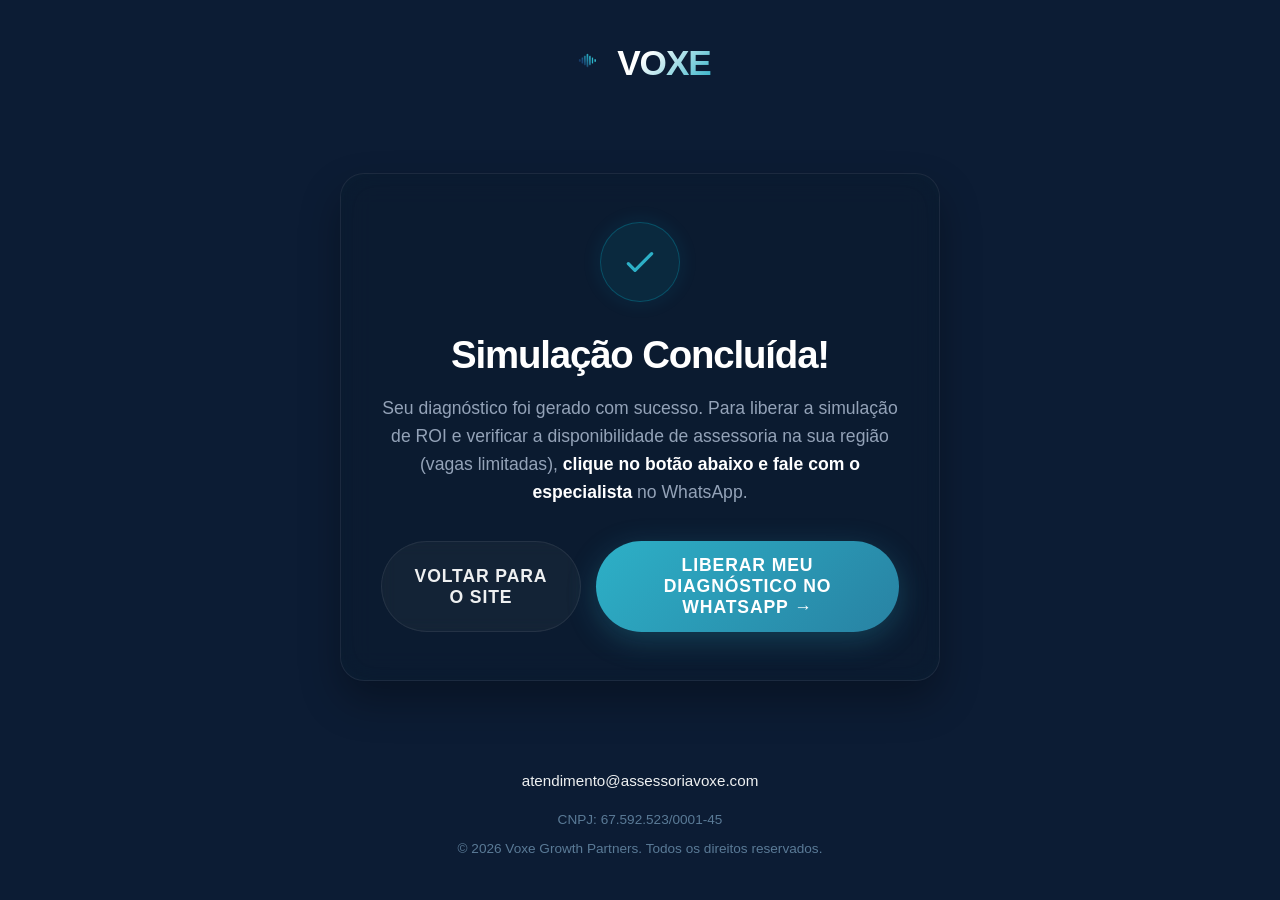
<file: obrigado.html>
<!DOCTYPE html>
<html lang="pt-BR">
<head>
    <meta charset="UTF-8">
    <meta name="viewport" content="width=device-width, initial-scale=1.0">
    <meta name="description" content="Obrigado pelo seu cadastro na Voxe! Nosso especialista entrará em contato em instantes para apresentar seu diagnóstico de crescimento.">
    <title>Cadastro Finalizado! | Voxe Growth Partners</title>
    
    <!-- Fonts: Outfit (Display) e Plus Jakarta Sans (Body) -->
    <link rel="preconnect" href="https://fonts.googleapis.com">
    <link rel="preconnect" href="https://fonts.gstatic.com" crossorigin>
    <link href="https://fonts.googleapis.com/css2?family=Outfit:wght@300..900&family=Plus+Jakarta+Sans:ital,wght@0,300..800;1,300..800&display=swap" rel="stylesheet">
    
    <!-- Link CSS principal -->
    <link rel="stylesheet" href="style.css">
    
    <style>
        /* Estilos adicionais específicos para a página de Obrigado */
        .thankyou-wrapper {
            min-height: 100vh;
            display: flex;
            flex-direction: column;
            justify-content: space-between;
            align-items: center;
            position: relative;
            background-color: var(--bg-primary);
            overflow: hidden;
            padding: 40px 20px;
        }
        
        .thankyou-content {
            flex: 1;
            display: flex;
            flex-direction: column;
            justify-content: center;
            align-items: center;
            max-width: 600px;
            width: 100%;
            z-index: 10;
            text-align: center;
        }
        
        .thankyou-logo {
            margin-bottom: 40px;
            display: flex;
            align-items: center;
            gap: 12px;
            animation: fadeInDown 0.8s ease forwards;
        }
        
        .thankyou-logo img {
            height: 45px;
            width: auto;
        }
        
        .thankyou-logo span {
            font-family: var(--font-display);
            font-size: 2.2rem;
            font-weight: 900;
            color: #FFFFFF;
            letter-spacing: -0.03em;
            background: linear-gradient(135deg, #FFFFFF 30%, var(--accent-cyan) 100%);
            -webkit-background-clip: text;
            -webkit-text-fill-color: transparent;
        }
        
        .thankyou-card {
            background: rgba(13, 27, 46, 0.45);
            backdrop-filter: blur(15px);
            -webkit-backdrop-filter: blur(15px);
            border: 1px solid var(--border-color);
            border-radius: 24px;
            padding: 48px 40px;
            box-shadow: 0 20px 40px rgba(0, 0, 0, 0.3), inset 0 0 30px rgba(0, 200, 224, 0.02);
            animation: scaleUpIn 0.8s cubic-bezier(0.16, 1, 0.3, 1) forwards;
            position: relative;
            overflow: hidden;
        }
        
        .thankyou-card::before {
            content: '';
            position: absolute;
            top: -2px;
            left: 50%;
            transform: translateX(-50%);
            width: 40%;
            height: 2px;
            background: linear-gradient(90deg, transparent, var(--accent-cyan), transparent);
        }
        
        .success-icon-wrapper {
            width: 80px;
            height: 80px;
            border-radius: 50%;
            background: rgba(0, 200, 224, 0.08);
            border: 1px solid rgba(0, 200, 224, 0.25);
            display: flex;
            align-items: center;
            justify-content: center;
            margin: 0 auto 30px;
            color: var(--accent-cyan);
            box-shadow: 0 0 20px rgba(0, 200, 224, 0.1);
            animation: pulseGlow 2s infinite;
        }
        
        .success-icon-wrapper svg {
            width: 40px;
            height: 40px;
        }
        
        .thankyou-title {
            font-size: 2.4rem;
            color: #FFFFFF;
            margin-bottom: 16px;
            line-height: 1.2;
        }
        
        .thankyou-subtitle {
            font-size: 1.1rem;
            color: var(--text-secondary);
            line-height: 1.6;
            margin-bottom: 35px;
        }
        
        .thankyou-highlight {
            color: #FFFFFF;
            font-weight: 700;
        }
        
        .thankyou-actions {
            display: flex;
            flex-direction: column;
            gap: 15px;
            width: 100%;
        }
        
        @media (min-width: 576px) {
            .thankyou-actions {
                flex-direction: row;
                justify-content: center;
            }
            .thankyou-actions .btn {
                width: auto;
                min-width: 200px;
            }
        }
        
        .thankyou-footer {
            width: 100%;
            text-align: center;
            z-index: 10;
            margin-top: 40px;
            animation: fadeInUp 0.8s ease forwards;
        }
        
        .thankyou-footer p {
            font-size: 0.85rem;
            color: var(--text-muted);
        }
        
        /* Animações customizadas */
        @keyframes scaleUpIn {
            from { opacity: 0; transform: scale(0.92); }
            to { opacity: 1; transform: scale(1); }
        }
        
        @keyframes pulseGlow {
            0% { box-shadow: 0 0 0 0 rgba(0, 200, 224, 0.25); border-color: rgba(0, 200, 224, 0.25); }
            70% { box-shadow: 0 0 0 15px rgba(0, 200, 224, 0); border-color: rgba(0, 200, 224, 0.4); }
            100% { box-shadow: 0 0 0 0 rgba(0, 200, 224, 0); border-color: rgba(0, 200, 224, 0.25); }
        }
        
        @keyframes fadeInDown {
            from { opacity: 0; transform: translateY(-15px); }
            to { opacity: 1; transform: translateY(0); }
        }
        
        @keyframes fadeInUp {
            from { opacity: 0; transform: translateY(15px); }
            to { opacity: 1; transform: translateY(0); }
        }
    </style>
</head>
<body>

    <div class="thankyou-wrapper">

        <!-- Header/Logo -->
        <div class="thankyou-logo">
            <img src="logo-transparent.png" alt="Voxe Logo">
            <span>VOXE</span>
        </div>

        <!-- Conteúdo principal -->
        <div class="thankyou-content">
            <div class="thankyou-card">
                <div class="success-icon-wrapper">
                    <!-- Ícone de checkmark -->
                    <svg fill="none" stroke="currentColor" stroke-width="2" viewBox="0 0 24 24" xmlns="http://www.w3.org/2000/svg">
                        <path stroke-linecap="round" stroke-linejoin="round" d="M5 13l4 4L19 7"></path>
                    </svg>
                </div>
                
                <h1 class="thankyou-title">Simulação Concluída!</h1>
                <p class="thankyou-subtitle">
                    Seu diagnóstico foi gerado com sucesso. Para liberar a simulação de ROI e verificar a disponibilidade de assessoria na sua região (vagas limitadas), <span class="thankyou-highlight">clique no botão abaixo e fale com o especialista</span> no WhatsApp.
                </p>
                
                <div class="thankyou-actions">
                    <a href="index.html" class="btn btn-secondary">Voltar para o site</a>
                    <a href="https://wa.me/5511999999999?text=Ol%C3%A1%21%20Acabei%20de%20finalizar%20minha%20simula%C3%A7%C3%A3o%20no%20site%20da%20Voxe.%20Gostaria%20de%20liberar%20o%20diagn%C3%B3stico%20e%20ver%20a%20disponibilidade%20da%20minha%20regi%C3%A3o." target="_blank" rel="noopener" class="btn btn-primary">Liberar Meu Diagnóstico no WhatsApp →</a>
                </div>
            </div>
        </div>

        <!-- Rodapé -->
        <div class="thankyou-footer" style="margin-top: 40px; text-align: center;">
            <p style="font-size: 0.95rem; margin-bottom: 15px;">
                <a href="mailto:atendimento@assessoriavoxe.com" style="color: var(--text-primary); text-decoration: none; transition: color 0.3s;" onmouseover="this.style.color='var(--accent-cyan)'" onmouseout="this.style.color='var(--text-primary)'">atendimento@assessoriavoxe.com</a>
            </p>
            <p style="font-size: 0.85rem; color: var(--text-muted); margin-bottom: 8px;">CNPJ: 67.592.523/0001-45</p>
            <p style="font-size: 0.85rem; color: var(--text-muted);">&copy; 2026 Voxe Growth Partners. Todos os direitos reservados.</p>
        </div>
    </div>

</body>
</html>
</file>
<file: style.css>
/* ==========================================================================
   Voxe Design System - B2B Premium Assessoria de Growth (2026)
   Inspired by: Performar Company, Assessoria Alpha, SPR MarÃ§al
   ========================================================================== */

/* Variables */
:root {
    --bg-primary: #0c1c34;
    --bg-secondary: #0a1628;
    --bg-card: #112240;
    --bg-card-hover: #163057;
    
    --accent-cyan: #2db0c7;
    --accent-cyan-dark: #2882a3;
    --accent-deep: #2b6a89;
    
    --text-primary: #eef0f1;
    --text-secondary: #94a3b8;
    --text-muted: #5a7a96;
    
    --border-color: rgba(255, 255, 255, 0.07);
    --border-hover: rgba(45, 176, 199, 0.3);
    
    --glass: rgba(255, 255, 255, 0.04);
    --glass-strong: rgba(255, 255, 255, 0.07);
    
    --font-family: 'Inter', 'Archivo', sans-serif;
    --font-family-title: 'Oswald', 'Archivo Black', sans-serif;
    
    --transition-fast: 0.15s cubic-bezier(0.16, 1, 0.3, 1);
    --transition-smooth: 0.3s cubic-bezier(0.16, 1, 0.3, 1);
    --ease: cubic-bezier(0.16, 1, 0.3, 1);
    
    --container-max-width: 1200px;
    --header-height: 80px;
    --radius-lg: 22px;
    --radius-md: 16px;
    --radius-sm: 10px;
}

/* Reset */
*, *::before, *::after {
    box-sizing: border-box;
    margin: 0;
    padding: 0;
}

html {
    scroll-behavior: smooth;
    font-size: 16px;
    background-color: var(--bg-primary);
    color: var(--text-primary);
    font-family: var(--font-family);
    -webkit-font-smoothing: antialiased;
    overflow-x: hidden;
}

body {
    overflow-x: hidden;
    position: relative;
    background-color: var(--bg-primary);
}

/* Selection */
::selection {
    background: var(--accent-cyan);
    color: #0c1c34;
}

/* Scrollbar */
::-webkit-scrollbar {
    width: 8px;
}
::-webkit-scrollbar-track {
    background: var(--bg-secondary);
}
::-webkit-scrollbar-thumb {
    background: linear-gradient(180deg, var(--accent-cyan), var(--accent-deep));
    border-radius: 4px;
}
::-webkit-scrollbar-thumb:hover {
    background: linear-gradient(180deg, var(--accent-cyan), var(--accent-cyan-dark));
}

/* Base Typography */
h1, h2, h3, h4, h5, h6 {
    font-family: var(--font-family-title);
    font-weight: 900;
    line-height: 1.15;
    letter-spacing: -0.03em;
    color: var(--text-primary);
    margin-bottom: 1.2rem;
}

p {
    font-size: 1.10rem;
    font-weight: 400;
    line-height: 1.6;
    color: var(--text-secondary);
}

strong {
    font-weight: 700;
    color: var(--text-primary);
}

a {
    color: inherit;
    text-decoration: none;
    transition: var(--transition-fast);
}

/* Utility Layout Classes */
.container {
    width: 100%;
    margin-right: auto;
    margin-left: auto;
    padding-right: 24px;
    padding-left: 24px;
    max-width: var(--container-max-width);
}

.grid-2 {
    display: grid;
    grid-template-columns: 1fr;
    gap: 30px;
}

.grid-3 {
    display: grid;
    grid-template-columns: 1fr;
    gap: 30px;
}

.grid-4 {
    display: grid;
    grid-template-columns: 1fr;
    gap: 20px;
}

@media (min-width: 768px) {
    .grid-2 { grid-template-columns: 1fr 1fr; }
    .grid-3 { grid-template-columns: repeat(3, 1fr); }
    .grid-4 { grid-template-columns: repeat(2, 1fr); }
}

@media (min-width: 1024px) {
    .grid-4 { grid-template-columns: repeat(4, 1fr); }
}

.py-large {
    padding-top: 90px;
    padding-bottom: 90px;
}

.py-medium {
    padding-top: 50px;
    padding-bottom: 50px;
}

.text-center { text-align: left; }
.mx-auto { margin-left: auto; margin-right: auto; }
.w-full { width: 100%; }
.d-flex { display: flex; }
.flex-column { flex-direction: column; }
.justify-center { justify-content: center; }
.align-center { align-items: center; }
.gap-md { gap: 20px; }

/* Custom Text Gradient */
.texto-degrade-voxe {
    background: linear-gradient(135deg, var(--accent-cyan), #88dde8, var(--accent-cyan-dark));
    background-size: 200% auto;
    -webkit-background-clip: text;
    -webkit-text-fill-color: transparent;
    font-weight: 800;
    animation: shimmer 4s ease-in-out infinite;
}
@keyframes shimmer {
    0%, 100% { background-position: 0% center; }
    50% { background-position: 200% center; }
}

/* Section Styling */
.section-header {
    max-width: 700px;
    margin-bottom: 50px;
}
.section-subtitle {
    font-size: 0.90rem;
    font-weight: 700;
    text-transform: uppercase;
    letter-spacing: 0.15em;
    color: var(--accent-cyan);
    display: block;
    margin-bottom: 10px;
}
.section-title {
    font-size: 2.2rem;
    color: var(--text-primary);
}
.section-description {
    font-size: 1rem;
    color: var(--text-secondary);
}

@media (min-width: 768px) {
    .section-title { font-size: 2.8rem; }
}

/* Buttons */
.btn {
    position: relative;
    display: inline-flex;
    align-items: center;
    justify-content: center;
    font-family: var(--font-family-title);
    font-weight: 700;
    padding: 14px 28px;
    border-radius: 999px;
    cursor: pointer;
    font-size: 1.10rem;
    transition: transform 0.3s var(--ease), box-shadow 0.3s ease, background-color 0.2s ease;
    border: none;
    text-transform: uppercase;
    letter-spacing: 0.05em;
    overflow: hidden;
    isolation: isolate;
    -webkit-tap-highlight-color: transparent;
}
.btn::before {
    content: '';
    position: absolute;
    inset: 0;
    z-index: -1;
    background: linear-gradient(120deg, transparent 30%, rgba(255,255,255,0.25) 50%, transparent 70%);
    transform: translateX(-120%);
    transition: transform 0.7s ease;
}
.btn:hover::before {
    transform: translateX(120%);
}
.btn-primary {
    background: linear-gradient(135deg, var(--accent-cyan), var(--accent-cyan-dark));
    color: #ffffff;
    box-shadow: 0 8px 30px rgba(45, 176, 199, 0.25);
}
.btn-primary:hover {
    transform: translateY(-3px);
    box-shadow: 0 16px 42px rgba(45, 176, 199, 0.4);
}
.btn-secondary {
    background-color: var(--glass);
    border: 1px solid var(--border-color);
    color: var(--text-primary);
    backdrop-filter: blur(8px);
}
.btn-secondary:hover {
    border-color: var(--accent-cyan);
    background-color: rgba(45, 176, 199, 0.08);
}
.btn-full {
    width: 100%;
}
.btn-lg {
    padding: 16px 32px;
    font-size: 1.05rem;
    min-height: 52px;
}

/* Header */
.header {
    height: var(--header-height);
    background-color: rgba(10, 14, 20, 0.9);
    backdrop-filter: blur(8px);
    border-bottom: 1px solid var(--border-color);
    position: relative;
    z-index: 100;
    display: flex;
    align-items: center;
}
.header-container {
    display: flex;
    justify-content: space-between;
    align-items: center;
}
.logo-wrapper {
    display: flex;
    align-items: center;
    gap: 12px;
}
.logo-icon {
    width: 38px;
    height: auto;
    filter: drop-shadow(0 0 8px rgba(45, 176, 199, 0.5));
    transition: transform 0.4s var(--ease), filter 0.4s var(--ease);
}
.logo-text {
    font-size: 1.4rem;
    font-weight: 900;
    font-family: var(--font-family-title);
    letter-spacing: 0.08em;
    color: var(--text-primary);
    background: linear-gradient(135deg, #ffffff 40%, var(--accent-cyan) 100%);
    -webkit-background-clip: text;
    -webkit-text-fill-color: transparent;
    text-shadow: 0 0 10px rgba(45, 176, 199, 0.15);
    transition: text-shadow var(--transition-smooth);
}
.logo-wrapper:hover .logo-icon {
    transform: scale(1.1) rotate(5deg);
    filter: drop-shadow(0 0 15px rgba(45, 176, 199, 0.85));
}
.logo-wrapper:hover .logo-text {
    text-shadow: 0 0 15px rgba(45, 176, 199, 0.4);
}
.nav-menu {
    display: none;
    gap: 24px;
}
.nav-link {
    font-size: 1.05rem;
    font-weight: 600;
    color: var(--text-secondary);
}
.nav-link:hover {
    color: var(--text-primary);
}
.header-actions {
    display: flex;
    align-items: center;
    gap: 15px;
}
@media (min-width: 768px) {
    .nav-menu { display: flex; }
}

/* Hero Section (Performar Style: Fullscreen Mobile / Grid Desktop) */
.hero-section {
    position: relative;
    overflow: hidden;
    background-color: var(--bg-primary);
}

/* Mobile Background */
.hero-mobile-bg {
    position: absolute;
    inset: 0;
    z-index: 0;
}
.hero-mobile-bg img {
    width: 100%;
    height: 100%;
    object-fit: cover;
    object-position: top center;
}
.hero-mobile-scrim {
    position: absolute;
    inset: 0;
    background: linear-gradient(to bottom, rgba(12, 28, 52, 0) 30%, var(--bg-primary) 85%);
}

@media (min-width: 992px) {
    .hero-mobile-bg {
        display: none;
    }
}

.hero-grid {
    position: relative;
    z-index: 1;
}

.hero-content {
    display: flex;
    flex-direction: column;
    justify-content: center;
}

/* Mobile Layout */
@media (max-width: 991px) {
    .hero-section {
        min-height: 100dvh;
        display: flex;
        align-items: flex-end;
        padding-bottom: 40px;
    }
    .hero-grid {
        width: 100%;
    }
    .hero-content {
        text-align: left;
        padding-top: 250px; /* Push content down to show face */
    }
    .hero-content .tag-badge {
        margin-inline: 0;
    }
    .hero-title {
        font-size: 2.4rem;
        line-height: 1.15;
        margin-bottom: 16px;
        font-weight: 900;
        text-align: left;
    }
    .hero-subtitle {
        font-size: 1.05rem;
        line-height: 1.5;
        color: var(--text-secondary);
        margin-bottom: 24px;
        text-align: left;
        padding: 0 10px;
    }
    .hero-cta-group {
        display: flex;
        flex-direction: column;
        align-items: center;
        width: 100%;
    }
    .hero-cta-group .btn {
        width: 100%;
        max-width: 320px;
    }
    .hero-visual {
        display: none; /* Hide desktop banner */
    }
}

/* Desktop Layout */
@media (min-width: 992px) {
    .hero-section {
        padding-top: 40px;
        padding-bottom: 80px;
    }
    .hero-grid {
        display: grid;
        grid-template-columns: 45% 55%;
        gap: 32px;
        align-items: center;
    }
    .hero-content {
        text-align: left;
        padding-right: 20px;
    }
    .hero-title {
        font-size: 3.4rem;
        line-height: 1.15;
        margin-bottom: 16px;
        font-weight: 900;
    }
    .hero-subtitle {
        font-size: 1.1rem;
        line-height: 1.6;
        color: var(--text-secondary);
        margin-bottom: 24px;
    }
    .hero-visual {
        width: 100%;
        display: flex;
        justify-content: center;
        align-items: flex-end;
        position: relative;
    }
    .hero-banner-img {
        width: auto;
        max-width: 100%;
        max-height: 650px;
        object-fit: contain;
        display: block;
        transform: scale(1.05);
        transform-origin: bottom center;
        transition: transform 0.3s ease;
        filter: drop-shadow(0 20px 40px rgba(0, 0, 0, 0.4));
        -webkit-mask-image: linear-gradient(to bottom, black 85%, transparent 100%);
        mask-image: linear-gradient(to bottom, black 85%, transparent 100%);
    }
}

/* CTA Group inside hero content column */
.hero-cta-group {
    margin-top: 24px;
    display: flex;
    flex-direction: column;
    align-items: center;
    width: 100%;
}
.hero-cta-group .btn {
    width: 100%;
    max-width: 380px;
    padding: 16px 32px;
    font-size: 1.1rem;
    box-shadow: 0 10px 30px rgba(45, 176, 199, 0.3);
}
.hero-hint {
    margin-top: 12px;
    font-size: 0.95rem;
    color: rgba(255, 255, 255, 0.4);
    width: 100%;
    max-width: 380px;
    text-align: left;
}
@media (max-width: 991px) {
    .hero-cta-group {
        align-items: center;
        margin-top: 16px;
    }
    .hero-cta-group .btn {
        max-width: 100%;
    }
}

.step-num-circle {
    width: 20px;
    height: 20px;
    border-radius: 50%;
    background-color: var(--accent-cyan);
    color: #08111a;
    display: flex;
    align-items: center;
    justify-content: center;
    font-size: 0.90rem;
    font-weight: 800;
    flex-shrink: 0;
}

/* Early Adopter Banner */
.early-adopter-banner {
    background-color: var(--bg-secondary);
    border-top: 1px solid var(--border-color);
    border-bottom: 1px solid var(--border-color);
    padding: 16px 0;
}
.early-adopter-container {
    display: flex;
    align-items: center;
    justify-content: center;
    gap: 12px;
}
.banner-icon {
    font-size: 1.25rem;
}
.banner-text {
    font-size: 1.00rem;
    font-weight: 600;
    color: var(--text-secondary);
    margin: 0;
}

/* Seals Slider */
.seals-section {
    padding: 30px 0;
    background-color: var(--bg-primary);
    overflow: hidden;
    position: relative;
}
.seals-container {
    display: flex;
    flex-direction: column;
    align-items: center;
    gap: 15px;
}
.seals-label {
    font-size: 0.95rem;
    font-weight: 600;
    color: var(--text-muted);
    text-transform: uppercase;
    letter-spacing: 0.05em;
    text-align: left;
}
.seals-slider-wrapper {
    width: 100%;
    position: relative;
}
.seals-track {
    display: flex;
    gap: 60px;
    width: max-content;
    animation: scrollLogos 25s linear infinite;
}
@media (max-width: 991px) {
    .seals-track {
        gap: 40px;
    }
}
.seal-slide {
    display: flex;
    align-items: center;
}
.seal-img {
    height: 52px;
    width: auto;
    opacity: 0.65;
    filter: grayscale(100%) sepia(40%) hue-rotate(160deg) saturate(180%);
    transition: var(--transition-fast);
}
@media (max-width: 991px) {
    .seal-img {
        height: 44px;
    }
}
.seal-img:hover {
    opacity: 1;
    filter: grayscale(100%) sepia(60%) hue-rotate(160deg) saturate(250%) brightness(1.1);
}
.tecpet-logo {
    transform: scale(1.95); /* Aumenta o da tecpet que tem bordas transparentes internas */
    transform-origin: center center;
}
.seal-text-logo {
    font-size: 1.4rem;
    font-weight: 800;
    color: var(--text-muted);
    opacity: 0.65;
}
@media (max-width: 991px) {
    .seal-text-logo {
        font-size: 1.15rem;
    }
}
@keyframes scrollLogos {
    0% { transform: translateX(0); }
    100% { transform: translateX(-50%); }
}

/* Problem Cards */
.problem-card {
    background-color: var(--bg-card);
    border: 1px solid var(--border-color);
    border-radius: 16px;
    padding: 30px;
    transition: var(--transition-smooth);
}
.problem-card:hover {
    border-color: var(--border-hover);
    transform: translateY(-2px);
}
.card-icon {
    font-size: 1.8rem;
    margin-bottom: 20px;
}
.card-title {
    font-size: 1.15rem;
    font-weight: 700;
    margin-bottom: 10px;
}
.card-text {
    font-size: 1.05rem;
    color: var(--text-secondary);
    line-height: 1.6;
}

/* VS Comparison Table */
.vs-container {
    display: grid;
    grid-template-columns: 1fr;
    border: 1px solid var(--border-color);
    border-radius: 20px;
    overflow: hidden;
    margin-top: 40px;
}
.vs-column {
    padding: 35px;
    background-color: var(--bg-card);
}
.vs-column.new-way {
    background-color: rgba(45, 176, 199, 0.015);
    border-top: 1px solid var(--border-color);
}
.vs-title {
    font-size: 1.15rem;
    font-weight: 800;
    margin-bottom: 20px;
    text-transform: uppercase;
    letter-spacing: 0.05em;
}
.vs-title.text-cyan {
    color: var(--accent-cyan);
}
.vs-list {
    list-style: none;
    display: flex;
    flex-direction: column;
    gap: 15px;
}
.vs-list li {
    font-size: 1.05rem;
    display: flex;
    gap: 10px;
    align-items: center;
}
.icon-bad {
    display: inline-block;
    flex-shrink: 0;
    width: 6px;
    height: 6px;
    background-color: #ff6b6b;
    margin-top: 8px;
}
.icon-good {
    display: inline-block;
    flex-shrink: 0;
    width: 6px;
    height: 6px;
    background-color: var(--accent-cyan);
    margin-top: 8px;
}
.vs-divider {
    display: flex;
    align-items: center;
    justify-content: center;
    background-color: var(--bg-secondary);
    padding: 10px;
    border-top: 1px solid var(--border-color);
    border-bottom: 1px solid var(--border-color);
}
.vs-badge {
    font-size: 0.90rem;
    font-weight: 800;
    background-color: var(--bg-primary);
    border: 1px solid var(--border-color);
    color: var(--text-muted);
    padding: 4px 10px;
    border-radius: 12px;
}

@media (min-width: 768px) {
    .vs-container { grid-template-columns: 1fr auto 1fr; }
    .vs-column.new-way { border-top: none; border-left: none; }
    .vs-divider { border-top: none; border-bottom: none; border-left: 1px solid var(--border-color); border-right: 1px solid var(--border-color); width: 60px; }
}

/* Pilar Cards */
.pilar-card {
    background-color: var(--bg-card);
    border: 1px solid var(--border-color);
    border-radius: 20px;
    padding: 35px;
    display: flex;
    flex-direction: column;
    transition: var(--transition-smooth);
}
.pilar-card:hover {
    border-color: var(--border-hover);
    transform: translateY(-2px);
}
.pilar-icon-wrapper {
    font-size: 2rem;
    margin-bottom: 20px;
}
.pilar-card-title {
    font-size: 1.2rem;
    font-weight: 800;
    margin-bottom: 12px;
}
.pilar-card-text {
    font-size: 1.05rem;
    color: var(--text-secondary);
    line-height: 1.6;
}
.pilar-visual-box {
    margin-top: 25px;
    border-radius: 12px;
    overflow: hidden;
}
.pilar-visual-img {
    width: 100%;
    display: block;
    height: auto;
}

/* Quem Atendemos Cards */
.atendemos-card {
    background-color: var(--bg-card);
    border: 1px solid var(--border-color);
    border-radius: 20px;
    padding: 30px;
    transition: var(--transition-smooth);
}
.atendemos-card:hover {
    border-color: var(--border-hover);
    transform: translateY(-2px);
}
.atendemos-icon-wrapper {
    font-size: 2rem;
    margin-bottom: 15px;
}
.atendemos-card-title {
    font-size: 1.1rem;
    font-weight: 700;
    margin-bottom: 10px;
}
.atendemos-card-text {
    font-size: 1.00rem;
    color: var(--text-secondary);
    line-height: 1.6;
}

/* Calculator Container & Grid */
.calc-card {
    background-color: var(--bg-card);
    border: 1px solid var(--border-color);
    border-radius: 24px;
    overflow: hidden;
    gap: 0;
}
.calc-inputs-panel {
    padding: 40px;
    border-bottom: 1px solid var(--border-color);
}
.calc-outputs-panel {
    padding: 40px;
    background-color: rgba(255, 255, 255, 0.01);
}
@media (min-width: 768px) {
    .calc-inputs-panel { border-bottom: none; border-right: 1px solid var(--border-color); }
}

.calc-panel-title {
    font-size: 1.25rem;
    font-weight: 800;
    margin-bottom: 25px;
}
.calc-input-group {
    margin-bottom: 30px;
}
.calc-input-group:last-child {
    margin-bottom: 0;
}
.calc-label-row {
    display: flex;
    justify-content: space-between;
    align-items: center;
    margin-bottom: 12px;
}
.calc-input-label {
    font-size: 1.05rem;
    font-weight: 700;
    color: var(--text-secondary);
}
.calc-val-display {
    font-size: 1rem;
    font-weight: 800;
    color: var(--accent-cyan);
}
.calc-range {
    width: 100%;
    height: 6px;
    border-radius: 3px;
    background: var(--border-color);
    outline: none;
    -webkit-appearance: none;
}
.calc-range::-webkit-slider-thumb {
    -webkit-appearance: none;
    width: 18px;
    height: 18px;
    border-radius: 50%;
    background: var(--accent-cyan);
    cursor: pointer;
    transition: transform 0.1s;
}
.calc-range::-webkit-slider-thumb:hover {
    transform: scale(1.2);
}
.calc-ticks {
    display: flex;
    justify-content: space-between;
    margin-top: 8px;
}
.calc-ticks span {
    font-size: 0.90rem;
    color: var(--text-muted);
}

.calc-pills-container {
    display: grid;
    grid-template-columns: repeat(2, 1fr);
    gap: 10px;
    margin-top: 12px;
}
.calc-pill {
    padding: 10px;
    font-size: 1.00rem;
    font-weight: 700;
    background-color: var(--bg-primary);
    border: 1px solid var(--border-color);
    color: var(--text-secondary);
    border-radius: 8px;
    cursor: pointer;
    transition: var(--transition-fast);
}
.calc-pill:hover {
    border-color: var(--border-hover);
}
.calc-pill.active {
    border-color: var(--accent-cyan);
    color: var(--accent-cyan);
    background-color: rgba(45, 176, 199, 0.05);
}

.output-header {
    display: flex;
    justify-content: space-between;
    align-items: center;
    margin-bottom: 25px;
}
.output-panel-title {
    font-size: 1.25rem;
    font-weight: 800;
}
.output-badge {
    font-size: 0.90rem;
    font-weight: 700;
    color: #ff6b6b;
    border: 1px solid rgba(255, 107, 107, 0.2);
    background-color: rgba(255, 107, 107, 0.08);
    padding: 4px 10px;
    border-radius: 12px;
}
.outputs-grid {
    display: flex;
    flex-direction: column;
    gap: 20px;
    margin-bottom: 30px;
}
.output-box {
    background-color: var(--bg-primary);
    border: 1px solid var(--border-color);
    border-radius: 16px;
    padding: 24px;
}
.output-box.highlight-neon {
    border-color: rgba(255, 107, 107, 0.3);
    background-color: rgba(255, 107, 107, 0.01);
}
.output-box-label {
    font-size: 1.00rem;
    font-weight: 700;
    color: var(--text-secondary);
    display: block;
    margin-bottom: 6px;
}
.output-box-value {
    font-size: 2rem;
    font-weight: 800;
    display: block;
    margin-bottom: 8px;
}
.output-box-value.text-red { color: #ff6b6b; }
.output-box-value.text-glow-red { color: #ff6b6b; }
.output-box-desc {
    font-size: 0.95rem;
    color: var(--text-muted);
}
.calc-cta-wrapper {
    margin-top: 25px;
}
.calc-disclaimer {
    font-size: 0.90rem;
    color: var(--text-muted);
    margin-top: 15px;
    line-height: 1.4;
}

/* Plan Cards */
.plan-card {
    background-color: var(--bg-card);
    border: 1px solid var(--border-color);
    border-radius: 20px;
    padding: 40px 35px;
    display: flex;
    flex-direction: column;
    position: relative;
    height: 100%;
}
.plan-card.recommended {
    border-color: var(--accent-cyan);
}
.plan-badge-ghost {
    font-size: 0.90rem;
    font-weight: 800;
    color: var(--text-muted);
    letter-spacing: 0.05em;
    margin-bottom: 8px;
}
.recommended-badge {
    font-size: 0.90rem;
    font-weight: 800;
    color: var(--accent-cyan);
    letter-spacing: 0.05em;
    margin-bottom: 8px;
}
.plan-name {
    font-size: 1.6rem;
    font-weight: 800;
    margin-bottom: 12px;
}
.plan-desc {
    font-size: 1.05rem;
    color: var(--text-secondary);
    line-height: 1.5;
    margin-bottom: 25px;
}
.plan-divider {
    height: 1px;
    background-color: var(--border-color);
    margin-bottom: 25px;
}
.plan-features {
    list-style: none;
    display: flex;
    flex-direction: column;
    gap: 20px;
    margin-bottom: 35px;
    margin-top: auto;
    flex-grow: 1;
}
.plan-features li {
    display: flex;
    gap: 12px;
    align-items: center;
}
.feature-icon {
    color: var(--text-muted);
    font-weight: bold;
    flex-shrink: 0;
}
.feature-icon.text-cyan {
    color: var(--accent-cyan);
}
.plan-features li div strong {
    font-size: 1.05rem;
    display: block;
    margin-bottom: 4px;
}
.plan-features li div span {
    font-size: 1.00rem;
    color: var(--text-secondary);
    line-height: 1.4;
    display: block;
}

/* Socios Section */
.socio-card {
    background-color: var(--bg-card);
    border: 1px solid var(--border-color);
    border-radius: 24px;
    overflow: hidden;
    display: flex;
    flex-direction: column;
}
.socio-image-wrapper {
    width: 100%;
    height: 320px;
    overflow: hidden;
    position: relative;
}
.socio-img {
    width: 100%;
    height: 100%;
    object-fit: cover;
    object-position: center top;
}
.socio-content {
    padding: 35px;
}
.socio-badge {
    display: inline-block;
    padding: 4px 10px;
    background-color: rgba(255, 255, 255, 0.05);
    border-radius: 12px;
    font-size: 0.90rem;
    font-weight: 700;
    color: var(--text-secondary);
    margin-bottom: 12px;
}
.socio-name {
    font-size: 1.5rem;
    font-weight: 800;
    margin-bottom: 12px;
}
.socio-text {
    font-size: 1.05rem;
    color: var(--text-secondary);
    line-height: 1.6;
}

@media (min-width: 768px) {
    .socio-card { flex-direction: row; }
    .socio-image-wrapper { width: 40%; height: auto; min-height: 350px; }
    .socio-content { width: 60%; padding: 40px; }
}

/* Diagnostic Form Section */
.diagnostic-container {
    max-width: 680px;
    margin: 0 auto;
    background-color: var(--bg-card);
    border: 1px solid var(--border-color);
    border-radius: 24px;
    padding: 40px;
}
.progress-bar-container {
    width: 100%;
    height: 6px;
    background-color: var(--border-color);
    border-radius: 3px;
    margin-bottom: 40px;
    overflow: hidden;
}
.progress-bar {
    height: 100%;
    width: 20%;
    background-color: var(--accent-cyan);
    border-radius: 3px;
    transition: width 0.3s ease;
}
.form-step {
    display: none;
}
.form-step.active {
    display: block;
}
.step-title {
    font-size: 1.35rem;
    font-weight: 800;
    margin-bottom: 25px;
}
.radio-options-list {
    display: flex;
    flex-direction: column;
    gap: 15px;
    margin-bottom: 35px;
}
.radio-option {
    border: 1.5px solid var(--border-color);
    border-radius: 12px;
    padding: 18px;
    display: flex;
    align-items: center;
    gap: 15px;
    cursor: pointer;
    transition: var(--transition-fast);
}
.radio-option:hover {
    border-color: var(--border-hover);
    background-color: rgba(255, 255, 255, 0.01);
}
.radio-option.selected {
    border-color: var(--accent-cyan);
    background-color: rgba(45, 176, 199, 0.05);
}
.radio-option input[type="radio"] {
    display: none;
}
.radio-circle {
    width: 18px;
    height: 18px;
    border-radius: 50%;
    border: 2px solid var(--border-color);
    display: flex;
    align-items: center;
    justify-content: center;
    flex-shrink: 0;
}
.radio-option.selected .radio-circle {
    border-color: var(--accent-cyan);
}
.radio-circle::after {
    content: '';
    width: 8px;
    height: 8px;
    border-radius: 50%;
    background-color: var(--accent-cyan);
    display: none;
}
.radio-option.selected .radio-circle::after {
    display: block;
}
.option-text {
    font-size: 1.10rem;
    font-weight: 700;
}

.input-text-group {
    display: flex;
    flex-direction: column;
    gap: 10px;
    margin-bottom: 30px;
}
.input-text-label {
    font-size: 1.05rem;
    font-weight: 700;
    color: var(--text-secondary);
}
.form-input-text {
    background-color: var(--bg-primary);
    border: 1px solid var(--border-color);
    border-radius: 8px;
    padding: 14px;
    color: var(--text-primary);
    font-family: var(--font-family);
    font-size: 1.10rem;
    outline: none;
    transition: var(--transition-fast);
}
.form-input-text:focus {
    border-color: var(--accent-cyan);
}

.form-nav-buttons {
    display: flex;
    justify-content: space-between;
    gap: 15px;
}

/* FAQ Accordion */
.faq-container {
    max-width: 750px;
    margin: 0 auto;
    display: flex;
    flex-direction: column;
    gap: 15px;
}
.faq-item {
    background-color: var(--bg-card);
    border: 1px solid var(--border-color);
    border-radius: 12px;
    overflow: hidden;
    transition: var(--transition-fast);
}
.faq-trigger {
    width: 100%;
    padding: 22px 28px;
    background: none;
    border: none;
    color: var(--text-primary);
    font-family: var(--font-family);
    font-size: 1rem;
    font-weight: 700;
    text-align: left;
    display: flex;
    justify-content: space-between;
    align-items: center;
    cursor: pointer;
    outline: none;
}
.faq-trigger:hover {
    color: var(--accent-cyan);
}
.faq-icon-plus {
    font-size: 1.25rem;
    font-weight: 400;
    color: var(--text-muted);
    transition: transform var(--transition-fast);
}
.faq-item.active .faq-icon-plus {
    transform: rotate(45deg);
    color: var(--accent-cyan);
}
.faq-content {
    max-height: 0;
    overflow: hidden;
    transition: max-height var(--transition-smooth);
}
.faq-content p {
    padding: 0 28px 22px 28px;
    font-size: 1.05rem;
    line-height: 1.6;
}

/* Footer */
.footer {
    padding: 60px 0;
    background-color: var(--bg-primary);
    border-top: 1px solid var(--border-color);
}
.footer-container {
    display: flex;
    flex-direction: column;
    align-items: center;
    gap: 25px;
}
.footer-logo {
    display: flex;
    align-items: center;
    gap: 10px;
}
.footer-links {
    display: flex;
    gap: 24px;
    flex-wrap: wrap;
    justify-content: center;
}
.footer-link {
    font-size: 1.00rem;
    color: var(--text-secondary);
}
.footer-link:hover {
    color: var(--text-primary);
}
.footer-copy {
    font-size: 0.95rem;
    color: var(--text-muted);
    text-align: left;
}

@media (min-width: 768px) {
    .footer-container { flex-direction: row; justify-content: space-between; }
    .footer-links { gap: 30px; }
}

/* ==========================================================================
   Diferenciais da Voxe Section
   ========================================================================== */
.diferenciais-section {
    background-color: var(--bg-secondary);
    border-top: 1px solid var(--border-color);
    border-bottom: 1px solid var(--border-color);
}
.diferenciais-grid {
    display: grid;
    grid-template-columns: repeat(auto-fit, minmax(280px, 1fr));
    gap: 24px;
}
.diferencial-card {
    background-color: var(--bg-card);
    border: 1px solid var(--border-color);
    border-radius: 16px;
    padding: 30px 24px;
    transition: border-color var(--transition-fast), transform var(--transition-smooth);
    display: flex;
    flex-direction: column;
}
.diferencial-card:hover {
    border-color: var(--border-hover);
    transform: translateY(-4px);
}
.diferencial-icon {
    font-size: 2rem;
    color: var(--accent-cyan);
    margin-bottom: 20px;
    display: inline-block;
}
.diferencial-title {
    font-size: 1.1rem;
    font-weight: 800;
    margin-bottom: 12px;
    color: var(--text-primary);
}
.diferencial-text {
    font-size: 1.00rem;
    line-height: 1.6;
    color: var(--text-secondary);
}

/* Utilities to prevent inline styling */
.mb-25 {
    margin-bottom: 25px;
}
.mb-35 {
    margin-bottom: 35px;
}
.d-none {
    display: none;
}

/* ==========================================================================
   Hero Form & Path Styles
   ========================================================================== */
.hero-form-box {
    background-color: var(--bg-card);
    border: 1px solid var(--border-color);
    border-radius: 24px;
    padding: 35px 30px;
    box-shadow: 0 12px 40px rgba(0, 0, 0, 0.25);
    width: 100%;
}
.hero-form-title {
    font-size: 1.25rem;
    font-weight: 800;
    margin-bottom: 25px;
    text-align: left;
    color: var(--text-primary);
    line-height: 1.3;
}
.form-input-select {
    background-color: var(--bg-primary);
    border: 1px solid var(--border-color);
    border-radius: 8px;
    padding: 14px;
    color: var(--text-primary);
    font-family: var(--font-family);
    font-size: 1.10rem;
    outline: none;
    transition: var(--transition-fast);
    width: 100%;
    cursor: pointer;
}
.form-input-select:focus {
    border-color: var(--accent-cyan);
}
.path-steps {
    display: flex;
    flex-direction: column;
    gap: 16px;
    margin-top: 12px;
    margin-bottom: 16px;
}
@media (max-width: 991px) {
    .tag-badge {
        margin-bottom: 10px;
        font-size: 0.80rem;
        padding: 3px 8px;
        letter-spacing: 0.03em;
    }
    .hero-title {
        font-size: 1.8rem;
        line-height: 1.15;
        margin-bottom: 8px;
    }
    .hero-subtitle {
        font-size: 1.03rem;
        line-height: 1.5;
        margin-bottom: 12px;
    }
    .path-steps {
        gap: 10px;
        margin-top: 8px;
        margin-bottom: 12px;
    }
}
.path-step {
    display: flex;
    gap: 12px;
    align-items: center;
}
.path-step-icon {
    font-size: 1.1rem;
    color: var(--accent-cyan);
    font-weight: bold;
    flex-shrink: 0;
    line-height: 1.2;
}
.path-step-text {
    font-size: 1.05rem;
    color: var(--text-secondary);
    line-height: 1.4;
}
.path-step-text strong {
    color: var(--text-primary);
}

/* ==========================================================================
   Modal Respondi overlay and content
   ========================================================================== */
.modal-overlay {
    position: fixed;
    top: 0;
    left: 0;
    width: 100%;
    height: 100%;
    background-color: rgba(8, 17, 26, 0.95);
    backdrop-filter: blur(8px);
    z-index: 1000;
    display: none;
    align-items: center;
    justify-content: center;
}
.modal-overlay.active {
    display: flex;
}
.modal-card {
    background-color: var(--bg-card);
    border: 1px solid var(--border-color);
    border-radius: 24px;
    width: 90%;
    max-width: 650px;
    position: relative;
    box-shadow: 0 20px 50px rgba(0, 0, 0, 0.5);
    transform: translateY(20px);
    transition: transform 0.3s ease;
    overflow: hidden;
}
.modal-overlay.active .modal-card {
    transform: translateY(0);
}
.modal-close-btn {
    position: absolute;
    top: 15px;
    right: 20px;
    background: none;
    border: none;
    color: var(--text-secondary);
    font-size: 2rem;
    cursor: pointer;
    z-index: 1010;
    transition: var(--transition-fast);
}
.modal-close-btn:hover {
    color: var(--accent-cyan);
}
.modal-body {
    padding: 20px;
    padding-top: 40px;
    height: 620px;
}

/* ==========================================================================
   Value Stack Section
   ========================================================================== */
.value-stack-grid {
    display: grid;
    grid-template-columns: 1fr;
    gap: 30px;
}
@media (min-width: 768px) {
    .value-stack-grid {
        grid-template-columns: 1fr 1fr;
    }
}
.value-stack-item {
    background-color: var(--bg-card);
    border: 1px solid var(--border-color);
    border-radius: 20px;
    padding: 30px;
    display: flex;
    flex-direction: column;
}
.value-item-header {
    display: flex;
    justify-content: space-between;
    align-items: center;
    margin-bottom: 20px;
    border-bottom: 1px solid var(--border-color);
    padding-bottom: 12px;
}
.value-item-num {
    font-family: var(--font-family-title);
    font-size: 1.1rem;
    color: var(--text-muted);
}
.value-item-price {
    font-family: var(--font-family-title);
    font-size: 1.1rem;
    color: #ff4b4b;
    text-decoration: line-through;
    text-shadow: 0 0 8px rgba(255, 75, 75, 0.3);
}
.value-item-title {
    font-family: var(--font-family-title);
    font-size: 1.25rem;
    font-weight: 800;
    margin-bottom: 10px;
}
.value-item-text {
    font-size: 1.05rem;
    color: var(--text-secondary);
    line-height: 1.5;
}
.value-stack-total-card {
    background-color: var(--bg-card);
    border: 2px dashed var(--border-color);
    border-radius: 24px;
    padding: 40px;
    margin-top: 40px;
}
.total-label {
    font-size: 1rem;
    font-weight: 700;
    color: var(--text-secondary);
    display: block;
    margin-bottom: 10px;
    text-transform: uppercase;
    letter-spacing: 0.05em;
}
.total-price-slashed {
    font-family: var(--font-family-title);
    font-size: 2.2rem;
    color: #ff4b4b;
    text-decoration: line-through;
    text-shadow: 0 0 10px rgba(255, 75, 75, 0.4);
    margin-right: 15px;
    white-space: nowrap;
    display: inline-block;
}
.total-price-free {
    font-family: var(--font-family-title);
    font-size: 3.5rem;
    color: var(--accent-cyan);
    font-weight: 900;
    white-space: nowrap;
    display: inline-block;
}
.total-desc {
    font-size: 1.10rem;
    color: var(--text-secondary);
    margin-top: 15px;
    max-width: 500px;
}

/* ==========================================================================
   Guarantee Section
   ========================================================================== */
.garantia-card {
    background-color: var(--bg-card);
    border: 1px solid var(--border-color);
    border-radius: 24px;
    padding: 50px;
    gap: 40px;
}
.garantia-seal-box {
    display: flex;
    flex-direction: column;
    align-items: center;
    justify-content: center;
}
.garantia-badge-circle {
    width: 120px;
    height: 120px;
    border-radius: 50%;
    border: 3px dashed var(--accent-cyan);
    display: flex;
    align-items: center;
    justify-content: center;
    animation: rotateDashed 20s linear infinite;
    margin-bottom: 20px;
}
.garantia-badge-text {
    font-family: var(--font-family-title);
    font-size: 1.1rem;
    font-weight: 800;
    color: var(--accent-cyan);
    text-align: left;
    line-height: 1.2;
}
.garantia-seal-desc {
    font-size: 1.00rem;
    color: var(--text-muted);
}
@keyframes rotateDashed {
    0% { transform: rotate(0deg); }
    100% { transform: rotate(360deg); }
}

/* ==========================================================================
   CPU Architecture Animation Styles
   ========================================================================== */
.cpu-animation-container {
    max-width: 500px;
    width: 100%;
    margin: 20px auto 40px auto;
    display: flex;
    justify-content: center;
    align-items: center;
}

.cpu-svg {
    display: block;
    width: 100%;
    height: auto;
}

.cpu-architecture {
  offset-anchor: 10px 0px;
  animation: animation-path;
  animation-iteration-count: infinite;
  animation-timing-function: cubic-bezier(0.75, -0.01, 0, 0.99);
}

.cpu-line-1 {
  offset-path: path("M 10 20 h 79.5 q 5 0 5 5 v 30");
  animation-duration: 5s;
  animation-delay: 1s;
}

.cpu-line-2 {
  offset-path: path("M 180 10 h -69.7 q -5 0 -5 5 v 30");
  animation-delay: 6s;
  animation-duration: 2s;
}

.cpu-line-3 {
  offset-path: path("M 130 20 v 21.8 q 0 5 -5 5 h -10");
  animation-delay: 4s;
  animation-duration: 6s;
}

.cpu-line-4 {
  offset-path: path("M 170 80 v -21.8 q 0 -5 -5 -5 h -50");
  animation-delay: 3s;
  animation-duration: 3s;
}

.cpu-line-5 {
  offset-path: path(
    "M 135 65 h 15 q 5 0 5 5 v 10 q 0 5 -5 5 h -39.8 q -5 0 -5 -5 v -20"
  );
  animation-delay: 9s;
  animation-duration: 4s;
}

.cpu-line-6 {
  offset-path: path("M 94.8 95 v -36");
  animation-delay: 3s;
  animation-duration: 7s;
}

.cpu-line-7 {
  offset-path: path(
    "M 88 88 v -15 q 0 -5 -5 -5 h -10 q -5 0 -5 -5 v -5 q 0 -5 5 -5 h 14"
  );
  animation-delay: 4s;
  animation-duration: 4s;
}

.cpu-line-8 {
  offset-path: path("M 30 30 h 25 q 5 0 5 5 v 6.5 q 0 5 5 5 h 20");
  animation-delay: 3s;
  animation-duration: 3s;
}

@keyframes animation-path {
  0% {
    offset-distance: 0%;
  }
  100% {
    offset-distance: 100%;
  }
}

/* ==========================================================================
   CPU Results Stats Bar Styles
   ========================================================================== */
.cpu-results-bar {
    display: flex;
    flex-wrap: wrap;
    justify-content: center;
    gap: 24px;
    margin: 20px auto 50px auto;
    max-width: var(--container-max-width);
    width: 100%;
}

@media (min-width: 768px) {
    .cpu-results-bar {
        gap: 30px;
    }
    .cpu-result-item {
        flex: 1 1 300px;
        max-width: 450px;
    }
}

.cpu-result-item {
    background-color: var(--bg-card);
    border: 1px solid var(--border-color);
    border-radius: 20px;
    padding: 30px;
    display: flex;
    flex-direction: column;
    align-items: center;
    text-align: left;
    transition: var(--transition-smooth);
    position: relative;
    overflow: hidden;
}

.cpu-result-item:only-child {
    margin: 0 auto !important;
}

.cpu-result-item::before {
    content: '';
    position: absolute;
    top: 0;
    left: 0;
    width: 100%;
    height: 2px;
    background: linear-gradient(90deg, transparent, var(--accent-cyan), transparent);
    opacity: 0;
    transition: var(--transition-smooth);
}

.cpu-result-item:hover {
    border-color: var(--border-hover);
    transform: translateY(-2px);
}

.cpu-result-item:hover::before {
    opacity: 1;
}

.cpu-result-number-row {
    display: flex;
    align-items: baseline;
    font-family: var(--font-family-title);
    font-size: 3rem;
    font-weight: 900;
    color: var(--text-primary);
    margin-bottom: 10px;
    line-height: 1;
}

.cpu-result-number,
.cpu-result-prefix,
.cpu-result-suffix {
    background: linear-gradient(45deg, var(--accent-cyan), #ffffff);
    -webkit-background-clip: text;
    -webkit-text-fill-color: transparent;
}

.cpu-result-label {
    font-family: var(--font-family);
    font-size: 1rem;
    font-weight: 700;
    color: var(--text-primary);
    margin-bottom: 8px;
}

.cpu-result-subtext {
    font-size: 1.00rem;
    color: var(--text-secondary);
    line-height: 1.5;
    margin: 0;
}

/* ==========================================================================
/* ==========================================================================
   Problem Copy Stack Styles
   ========================================================================== */
.problem-copy-stack {
    max-width: 900px;
    margin: 0 auto;
}
.problem-stack-title {
    font-size: 1.8rem;
    font-weight: 800;
    max-width: 700px;
    line-height: 1.25;
    margin-bottom: 15px;
}
.problem-stack-subtitle {
    font-size: 1rem;
    color: var(--text-secondary);
    max-width: 650px;
    line-height: 1.6;
    margin-bottom: 20px;
}
.card-problem-title {
    font-family: var(--font-family-title);
    font-size: 1.15rem;
    font-weight: 700;
    margin-bottom: 12px;
    color: var(--text-primary);
}
.problem-card.border-cyan-subtle {
    border-color: rgba(45, 176, 199, 0.12);
}
.problem-card.border-cyan-subtle:hover {
    border-color: var(--accent-cyan);
    box-shadow: 0 4px 20px rgba(45, 176, 199, 0.05);
}
.problem-stack-conclusion {
    font-size: 1rem;
    color: var(--text-secondary);
    max-width: 750px;
    line-height: 1.6;
    margin-top: 30px;
    margin-bottom: 50px;
}
.problem-stack-conclusion strong {
    color: var(--accent-cyan);
}
.voxe-pillars-title {
    font-size: 2rem;
    font-weight: 800;
    max-width: 750px;
    line-height: 1.25;
    margin-bottom: 15px;
}
.voxe-pillars-desc {
    font-size: 1.05rem;
    color: var(--text-secondary);
    max-width: 750px;
    line-height: 1.6;
    margin-bottom: 20px;
}
.mt-medium {
    margin-top: 50px;
}

/* ==========================================================================
   Mobile Tight Layout Adjustments (Requested for Better Proportions)
   ========================================================================== */
@media (max-width: 991px) {
    /* Reduce vertical padding of sections to make layouts compact */
    .py-large {
        padding-top: 40px !important;
        padding-bottom: 40px !important;
    }
    
    .py-medium {
        padding-top: 25px !important;
        padding-bottom: 25px !important;
    }

    /* Tighten section headers margins and typography sizes */
    .section-header {
        margin-bottom: 24px !important;
    }

    .section-subtitle {
        margin-bottom: 6px !important;
    }

    .section-title {
        font-size: 1.75rem !important;
        margin-bottom: 12px !important;
    }

    .section-description {
        font-size: 1.07rem !important;
        line-height: 1.5 !important;
    }

    /* Bring CPU animation closer to the description */
    .cpu-animation-container {
        margin: 10px auto 25px auto !important;
    }

    /* Tighten CPU Stats bar on mobile */
    .cpu-results-bar {
        margin: 10px auto 30px auto !important;
        gap: 16px !important;
    }

    .cpu-result-item {
        padding: 20px !important;
    }

    .cpu-result-number-row {
        font-size: 2.4rem !important;
    }

    /* Tighten problem copy stack on mobile */
    .problem-stack-title {
        font-size: 1.4rem !important;
        line-height: 1.3 !important;
    }

    .problem-stack-subtitle {
        font-size: 1.05rem !important;
        margin-bottom: 10px !important;
    }

    .card-problem-title {
        font-size: 1.05rem !important;
    }

    .problem-stack-conclusion {
        font-size: 1.07rem !important;
        margin-top: 15px !important;
        margin-bottom: 35px !important;
    }

    .voxe-pillars-title {
        font-size: 1.5rem !important;
        line-height: 1.3 !important;
    }

    .voxe-pillars-desc {
        font-size: 1.07rem !important;
    }

    .mt-medium {
        margin-top: 30px !important;
    }

    /* Tighten mockups row on mobile */
    .problem-mockups-row {
        margin: 20px auto !important;
        gap: 16px !important;
    }
    .mockup-item {
        padding: 10px !important;
    }
    .mockup-tag {
        font-size: 0.90rem !important;
        margin-bottom: 8px !important;
    }
}

/* ==========================================================================
   Problem Mockups Row Styles
   ========================================================================== */
.problem-mockups-row {
    display: grid;
    grid-template-columns: 1fr;
    gap: 20px;
    margin: 30px auto;
    max-width: 900px;
    width: 100%;
}

@media (min-width: 768px) {
    .problem-mockups-row {
        grid-template-columns: 1fr 1fr;
        gap: 30px;
    }
}

.mockup-item {
    background-color: var(--bg-card);
    border: 1px solid var(--border-color);
    border-radius: 16px;
    padding: 15px;
    display: flex;
    flex-direction: column;
    align-items: center;
    transition: var(--transition-smooth);
}

.mockup-item:hover {
    border-color: var(--border-hover);
    transform: translateY(-2px);
}

.mockup-tag {
    font-size: 1.00rem;
    font-weight: 700;
    color: var(--accent-cyan);
    margin-bottom: 12px;
    text-transform: uppercase;
    letter-spacing: 0.05em;
}

.mockup-img {
    max-width: 280px;
    width: 100%;
    height: auto;
    border-radius: 24px;
    border: 6px solid rgba(255, 255, 255, 0.08);
    box-shadow: 0 15px 35px rgba(0, 0, 0, 0.6);
    display: block;
    margin: 0 auto;
    object-fit: contain;
}

/* ==========================================================================
   Partners Section Slider & Elite Mentors Showcase
   ========================================================================== */

.partners-slider-wrapper {
    position: relative;
    max-width: 1000px;
    margin: 40px auto 0 auto;
    width: 100%;
}

.partners-slider {
    position: relative;
    width: 100%;
}

.partner-slide {
    display: none;
    width: 100%;
    animation: fadeInSlide 0.5s ease-in-out forwards;
}

.partner-slide.active {
    display: block;
}

@keyframes fadeInSlide {
    from {
        opacity: 0;
        transform: translateY(5px);
    }
    to {
        opacity: 1;
        transform: translateY(0);
    }
}

.partner-grid {
    display: grid;
    grid-template-columns: 1fr;
    gap: 30px;
}

@media (min-width: 768px) {
    .partner-grid {
        grid-template-columns: 0.8fr 1.2fr;
        gap: 50px;
    }
}

.partner-image-col {
    display: flex;
    justify-content: center;
    align-items: center;
}

.partner-img-frame {
    position: relative;
    width: 100%;
    max-width: 320px;
    border-radius: 24px;
    border: 1px solid var(--border-color);
    overflow: hidden;
    background-color: var(--bg-card);
    box-shadow: 0 10px 30px rgba(0, 0, 0, 0.4);
}

.partner-img {
    width: 100%;
    height: auto;
    display: block;
    object-fit: cover;
    transition: transform 0.5s ease;
}

.partner-img-frame:hover .partner-img {
    transform: scale(1.03);
}

.partner-glow-effect {
    position: absolute;
    top: -50%;
    left: -50%;
    width: 200%;
    height: 200%;
    background: radial-gradient(circle, rgba(45, 176, 199, 0.08) 0%, transparent 60%);
    pointer-events: none;
    z-index: 1;
}

.partner-info-col {
    display: flex;
    flex-direction: column;
}

.partner-tag {
    font-size: 0.95rem;
    font-weight: 700;
    text-transform: uppercase;
    color: var(--accent-cyan);
    letter-spacing: 0.08em;
    margin-bottom: 8px;
}

.partner-name {
    font-family: var(--font-family-title);
    font-size: 2.2rem;
    font-weight: 900;
    margin: 0 0 6px 0;
    background: linear-gradient(45deg, #ffffff, #a0a0a0);
    -webkit-background-clip: text;
    -webkit-text-fill-color: transparent;
}

.partner-role {
    font-size: 1.10rem;
    color: var(--text-muted);
    font-weight: 600;
    margin-bottom: 20px;
}

.partner-bio {
    font-size: 1rem;
    line-height: 1.6;
    color: var(--text-secondary);
    margin-bottom: 24px;
}

.partner-badges {
    display: flex;
    flex-wrap: wrap;
    gap: 10px;
    margin-bottom: 30px;
}

.badge-item {
    font-size: 0.90rem;
    font-weight: 700;
    padding: 6px 12px;
    border-radius: 30px;
    background-color: rgba(255, 255, 255, 0.03);
    border: 1px solid rgba(255, 255, 255, 0.08);
    color: var(--text-secondary);
    text-decoration: none;
    transition: all 0.3s ease;
}

.badge-item.link-badge {
    background-color: rgba(45, 176, 199, 0.04);
    border-color: rgba(45, 176, 199, 0.15);
    color: var(--accent-cyan);
}

.badge-item.link-badge:hover {
    background-color: var(--accent-cyan);
    color: #000000;
    box-shadow: 0 0 12px rgba(45, 176, 199, 0.4);
    border-color: var(--accent-cyan);
}

/* Trajectory Section inside Partner Slide */
.partner-trajectory {
    margin-top: 10px;
    border-top: 1px solid var(--border-color);
    padding-top: 24px;
}

.trajectory-heading {
    font-family: var(--font-family-title);
    font-size: 1.15rem;
    font-weight: 800;
    color: var(--text-primary);
    margin-bottom: 16px;
    text-transform: uppercase;
    letter-spacing: 0.05em;
}

.trajectory-list {
    list-style: none;
    padding: 0;
    margin: 0;
    display: flex;
    flex-direction: column;
    gap: 20px;
}

.trajectory-list li {
    display: flex;
    gap: 16px;
    align-items: center;
}

.trajectory-list li.mentor-highlight-item {
    flex-direction: column;
    gap: 12px;
}

.traj-icon {
    font-size: 1.25rem;
    line-height: 1;
    margin-top: 2px;
    display: inline-block;
}

.trajectory-list p {
    font-size: 1.10rem;
    line-height: 1.6;
    color: var(--text-secondary);
    margin: 0;
}

.trajectory-list p strong {
    color: var(--text-primary);
}

.traj-desc-container {
    width: 100%;
}

/* ==========================================================================
   Mentor Elite Showcase Cards
   ========================================================================== */
.mentors-showcase-container {
    display: flex;
    flex-direction: column;
    gap: 18px;
    margin-top: 20px;
    width: 100%;
}

.mentor-showcase-card {
    background: rgba(255, 255, 255, 0.02);
    border: 1px solid rgba(255, 255, 255, 0.06);
    border-radius: 16px;
    padding: 22px;
    position: relative;
    transition: all 0.4s cubic-bezier(0.16, 1, 0.3, 1);
    overflow: hidden;
    display: flex;
    flex-direction: column;
}

.mentor-showcase-card::before {
    content: '';
    position: absolute;
    top: 0;
    left: 0;
    width: 100%;
    height: 100%;
    background: linear-gradient(135deg, rgba(255, 255, 255, 0.03) 0%, transparent 100%);
    pointer-events: none;
    z-index: 0;
}

.mentor-showcase-card:hover {
    background: rgba(255, 255, 255, 0.04);
    transform: translateY(-3px) scale(1.005);
}

.mentor-badge-vip {
    position: absolute;
    top: 16px;
    right: 20px;
    font-size: 0.80rem;
    font-weight: 800;
    padding: 4px 10px;
    border-radius: 30px;
    letter-spacing: 0.08em;
    text-transform: uppercase;
    z-index: 2;
}

/* Mentor card colors & borders */
.mentor-showcase-card:nth-child(1) {
    border-left: 3px solid var(--accent-cyan);
}
.mentor-showcase-card:nth-child(1) .mentor-badge-vip {
    background: rgba(45, 176, 199, 0.15);
    color: var(--accent-cyan);
    border: 1px solid rgba(45, 176, 199, 0.25);
}
.mentor-showcase-card:nth-child(1):hover {
    border-color: rgba(45, 176, 199, 0.4);
    box-shadow: 0 5px 20px rgba(45, 176, 199, 0.06);
}

.mentor-showcase-card:nth-child(2) {
    border-left: 3px solid #ff007f;
}
.mentor-showcase-card:nth-child(2) .mentor-badge-vip {
    background: rgba(255, 0, 127, 0.15);
    color: #ff007f;
    border: 1px solid rgba(255, 0, 127, 0.25);
}
.mentor-showcase-card:nth-child(2):hover {
    border-color: rgba(255, 0, 127, 0.4);
    box-shadow: 0 5px 20px rgba(255, 0, 127, 0.06);
}

.mentor-showcase-card:nth-child(3) {
    border-left: 3px solid #ffcc00;
}
.mentor-showcase-card:nth-child(3) .mentor-badge-vip {
    background: rgba(255, 204, 0, 0.15);
    color: #ffcc00;
    border: 1px solid rgba(255, 204, 0, 0.25);
}
.mentor-showcase-card:nth-child(3):hover {
    border-color: rgba(255, 204, 0, 0.4);
    box-shadow: 0 5px 20px rgba(255, 204, 0, 0.06);
}

.mentor-header-info {
    display: flex;
    align-items: center;
    gap: 16px;
    margin-bottom: 16px;
}

.mentor-avatar-circle {
    position: relative;
    width: 52px;
    height: 52px;
    border-radius: 50%;
    border: 1.5px solid rgba(255, 255, 255, 0.15);
    overflow: hidden;
    background-color: rgba(255, 255, 255, 0.02);
    display: flex;
    align-items: center;
    justify-content: center;
}

.mentor-avatar-img {
    width: 100%;
    height: 100%;
    object-fit: cover;
    z-index: 1;
}

.avatar-bg-glow {
    position: absolute;
    width: 100%;
    height: 100%;
    border-radius: 50%;
    filter: blur(8px);
    opacity: 0.35;
    z-index: 0;
}

.avatar-bg-glow.cyan {
    background-color: var(--accent-cyan);
}
.avatar-bg-glow.magenta {
    background-color: #ff007f;
}
.avatar-bg-glow.yellow {
    background-color: #ffcc00;
}

.mentor-name-meta {
    display: flex;
    flex-direction: column;
}

.mentor-name-meta h5 {
    font-size: 1.1rem;
    font-weight: 700;
    margin: 0 0 2px 0;
    color: var(--text-primary);
}

.mentor-sub {
    font-size: 0.93rem;
    color: var(--text-muted);
    font-weight: 600;
    display: block;
}

.mentor-card-body {
    font-size: 1.05rem;
    line-height: 1.6;
    color: var(--text-secondary) !important;
    margin: 0 0 16px 0 !important;
    position: relative;
    z-index: 1;
}

.mentor-wiki-link {
    font-size: 0.95rem;
    font-weight: 700;
    color: var(--accent-cyan);
    text-decoration: none;
    display: inline-flex;
    align-items: center;
    gap: 6px;
    transition: all 0.2s ease;
    align-self: flex-start;
    position: relative;
    z-index: 1;
}

.mentor-wiki-link:hover {
    color: var(--text-primary);
}

.mentor-showcase-card:nth-child(2) .mentor-wiki-link {
    color: #ff007f;
}
.mentor-showcase-card:nth-child(2) .mentor-wiki-link:hover {
    color: var(--text-primary);
}

.mentor-showcase-card:nth-child(3) .mentor-wiki-link {
    color: #ffcc00;
}
.mentor-showcase-card:nth-child(3) .mentor-wiki-link:hover {
    color: var(--text-primary);
}

/* ==========================================================================
   Vithor Metrics & Testimonials Styles
   ========================================================================== */
.partner-metrics-grid {
    display: grid;
    grid-template-columns: 1fr 1fr;
    gap: 16px;
    margin-bottom: 24px;
}

.partner-metric-item {
    background-color: rgba(255, 255, 255, 0.02);
    border: 1px solid var(--border-color);
    border-radius: 16px;
    padding: 16px;
    display: flex;
    flex-direction: column;
}

.partner-metric-val {
    font-family: var(--font-family-title);
    font-size: 1.8rem;
    font-weight: 900;
    color: var(--accent-cyan);
    text-shadow: 0 0 8px rgba(45, 176, 199, 0.25);
    margin-bottom: 4px;
}

.partner-metric-lbl {
    font-size: 0.95rem;
    color: var(--text-secondary);
    line-height: 1.3;
}

.partner-testimonials {
    margin-top: 10px;
    border-top: 1px solid var(--border-color);
    padding-top: 24px;
}

.testimonials-heading {
    font-family: var(--font-family-title);
    font-size: 1.15rem;
    font-weight: 800;
    color: var(--text-primary);
    margin-bottom: 16px;
    text-transform: uppercase;
    letter-spacing: 0.05em;
}

.partner-testimonial-card {
    background: rgba(255, 255, 255, 0.02);
    border: 1px solid var(--border-color);
    border-radius: 16px;
    padding: 20px;
    margin-bottom: 16px;
    position: relative;
}

.quote-mark {
    font-family: var(--font-family-title);
    font-size: 2.5rem;
    color: rgba(45, 176, 199, 0.15);
    position: absolute;
    top: 5px;
    left: 15px;
    line-height: 1;
}

.quote-text {
    font-size: 1.07rem;
    line-height: 1.6;
    color: var(--text-secondary);
    margin: 0 0 10px 0;
    position: relative;
    z-index: 1;
}

.quote-author {
    font-size: 0.95rem;
    color: var(--text-muted);
    font-weight: 600;
    display: block;
}

/* ==========================================================================
   Slider Navigation Controls (Arrows & Dots)
   ========================================================================== */
.slider-controls {
    display: flex;
    align-items: center;
    justify-content: center;
    gap: 30px;
    margin-bottom: 35px;
    position: relative;
    z-index: 10;
}

.slider-arrow {
    background: none;
    border: 1px solid var(--border-color);
    width: 44px;
    height: 44px;
    border-radius: 50%;
    color: var(--text-secondary);
    font-size: 1.1rem;
    cursor: pointer;
    display: flex;
    align-items: center;
    justify-content: center;
    transition: all 0.3s ease;
}

.slider-arrow:hover {
    border-color: var(--accent-cyan);
    color: var(--accent-cyan);
    box-shadow: 0 0 10px rgba(45, 176, 199, 0.2);
    transform: scale(1.05);
}

.slider-dots {
    display: flex;
    align-items: center;
    gap: 10px;
}

.slider-dot {
    width: 8px;
    height: 8px;
    border-radius: 50%;
    background-color: rgba(255, 255, 255, 0.15);
    cursor: pointer;
    transition: all 0.3s ease;
}

.slider-dot:hover {
    background-color: rgba(255, 255, 255, 0.3);
}

.slider-dot.active {
    background-color: var(--accent-cyan);
    box-shadow: 0 0 8px var(--accent-cyan);
    width: 24px;
    border-radius: 4px;
}

/* Responsive Styles for Mobile */
@media (max-width: 576px) {
    .mentor-badge-vip {
        position: relative;
        top: 0;
        right: 0;
        display: inline-block;
        margin-bottom: 12px;
        align-self: flex-start;
    }
    
    .mentor-showcase-card {
        padding: 16px;
    }
    
    .mentor-header-info {
        margin-bottom: 12px;
    }
}

/* Mobile Menu & Navigation Styling */
.menu-toggle {
    display: flex;
    flex-direction: column;
    justify-content: space-between;
    width: 24px;
    height: 18px;
    background: transparent;
    border: none;
    cursor: pointer;
    padding: 0;
    z-index: 101;
}
.menu-toggle .bar {
    width: 100%;
    height: 2px;
    background-color: var(--text-primary);
    transition: all 0.3s ease;
}
@media (min-width: 768px) {
    .menu-toggle {
        display: none;
    }
}

@media (max-width: 767px) {
    .nav-menu {
        display: flex;
        flex-direction: column;
        position: fixed;
        top: 0;
        right: -100%;
        width: 280px;
        height: 100vh;
        background-color: rgba(8, 17, 26, 0.98);
        backdrop-filter: blur(10px);
        border-left: 1px solid var(--border-color);
        padding: 100px 40px 40px;
        gap: 32px;
        transition: right 0.3s ease;
        z-index: 99;
    }
    .nav-menu.active {
        right: 0;
    }
    .nav-link {
        font-size: 1.1rem;
    }
    .menu-toggle.open .bar:nth-child(2) {
        opacity: 0;
    }
    .menu-toggle.open .bar:nth-child(3) {
        transform: translateY(-8px) rotate(-45deg);
    }
}

.mobile-nav-toggle.active span:nth-child(2) {
    opacity: 0;
}
.mobile-nav-toggle.active span:nth-child(3) {
    transform: rotate(-45deg) translate(6px, -6px);
}

/* ==========================================================================
   Case Study Section
   ========================================================================== */
.case-study-section {
    position: relative;
    overflow: hidden;
}

.case-study-grid {
    display: grid;
    grid-template-columns: 1fr;
    gap: 40px;
    align-items: center;
}

@media (min-width: 992px) {
    .case-study-grid {
        grid-template-columns: 1fr 1fr;
        gap: 60px;
    }
}

.case-study-visual {
    position: relative;
    border-radius: var(--radius-lg);
    overflow: hidden;
    box-shadow: 0 20px 50px rgba(0, 0, 0, 0.5);
    border: 1px solid rgba(255, 255, 255, 0.05);
}

.case-study-img {
    width: 100%;
    height: auto;
    display: block;
    transition: transform 0.5s ease;
}

.case-study-visual:hover .case-study-img {
    transform: scale(1.03);
}

.case-study-metrics {
    display: grid;
    grid-template-columns: 1fr 1fr;
    gap: 20px;
}

.metric-card {
    background-color: rgba(255, 255, 255, 0.03);
    border: 1px solid rgba(255, 255, 255, 0.08);
    border-radius: var(--radius-md);
    padding: 24px 20px;
    display: flex;
    flex-direction: column;
    justify-content: center;
    align-items: center;
    transition: transform 0.3s ease, background-color 0.3s ease;
}

.metric-card.highlight-metric {
    grid-column: 1 / -1;
    background: linear-gradient(145deg, rgba(255, 183, 3, 0.08), rgba(0, 0, 0, 0));
    border-color: rgba(255, 183, 3, 0.3);
}

.metric-card:hover {
    transform: translateY(-5px);
    background-color: rgba(255, 255, 255, 0.05);
}

.metric-value {
    font-family: var(--font-family-title);
    font-size: 2.5rem;
    font-weight: 900;
    line-height: 1.1;
    margin-bottom: 8px;
    color: var(--text-primary);
}

.highlight-metric .metric-value {
    font-size: 3.5rem;
}

.metric-label {
    font-size: 1.05rem;
    color: var(--text-secondary);
    text-transform: uppercase;
    letter-spacing: 0.05em;
    font-weight: 600;
}

/* ==========================================================================
   Tiles Animated Background (Hero)
   ========================================================================== */
.tiles-container {
    position: absolute;
    top: 0;
    left: 0;
    width: 100%;
    height: 100%;
    z-index: 0;
    display: flex;
    flex-wrap: wrap;
    justify-content: center;
    align-content: flex-start;
    overflow: hidden;
    pointer-events: none; /* Let clicks pass through if needed, though we will enable pointer-events on tiles for hover */
}

/* We need pointer events on tiles so they can be hovered, but we must ensure it doesn't block hero buttons */
.hero-content, .hero-visual {
    z-index: 2;
    position: relative;
    pointer-events: auto;
}

/* Fix tracking visual centering and clipping */
.tracking-visual {
    width: 100%;
    margin: 0 auto;
    display: block;
    background-color: #f8fafc;
    padding: 24px;
    border-radius: 24px;
    box-sizing: border-box;
}

.tile {
    width: 48px; /* tileSize="md" approx */
    height: 48px;
    border-left: 1px solid rgba(255, 255, 255, 0.03);
    border-top: 1px solid rgba(255, 255, 255, 0.03);
    box-sizing: border-box;
    transition: background-color 2s ease;
    pointer-events: auto;
    background-color: transparent;
}

@media (max-width: 768px) {
    .tile {
        width: 36px;
        height: 36px;
    }
}

.tile.filled {
    background-color: rgba(45, 176, 199, 0.15); /* var(--cyan-primary) low opacity */
    transition: background-color 0s;
}



/* Neon Glow Effect for Case Study Results */
.neon-text-gold {
    color: #FFD166 !important;
    text-shadow:
        0 0 5px rgba(255, 183, 3, 0.4),
        0 0 15px rgba(255, 183, 3, 0.6),
        0 0 30px rgba(255, 183, 3, 0.8);
    animation: pulsate-soft 2s infinite alternate;
}

@keyframes pulsate-soft {
    100% {
        text-shadow:
            0 0 7px rgba(255, 183, 3, 0.5),
            0 0 18px rgba(255, 183, 3, 0.7),
            0 0 35px rgba(255, 183, 3, 0.9);
    }
    0% {
        text-shadow:
            0 0 3px rgba(255, 183, 3, 0.3),
            0 0 10px rgba(255, 183, 3, 0.4),
            0 0 20px rgba(255, 183, 3, 0.5);
    }
}
</file>
